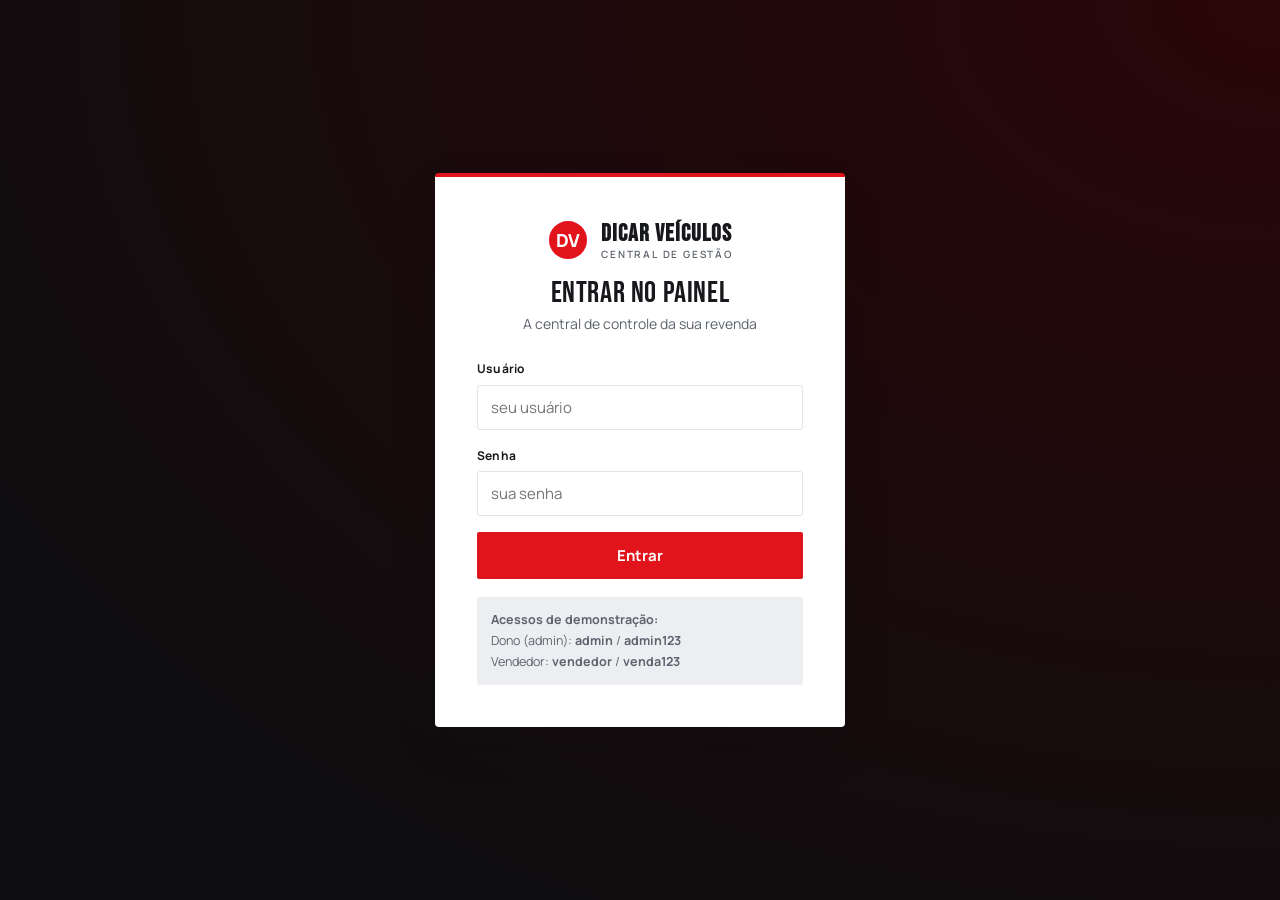
<file: clientes/dicar-veiculos/site/admin/index.html>
<!DOCTYPE html>
<html lang="pt-BR">
<head>
<meta charset="UTF-8">
<meta name="viewport" content="width=device-width, initial-scale=1.0, maximum-scale=1, user-scalable=no">
<title>Painel — Dicar Veículos</title>
<link rel="stylesheet" href="../assets/css/styles.css?v=27">
</head>
<body class="admin-body">

<!-- ===== LOGIN ===== -->
<div class="login-screen" id="login-screen">
  <form class="login-card" id="login-form">
    <div class="brand"><span class="dv">DV</span><span class="bt">DICAR VEÍCULOS<small>CENTRAL DE GESTÃO</small></span></div>
    <h2>Entrar no painel</h2>
    <p class="sub">A central de controle da sua revenda</p>
    <div class="login-err" id="login-err">Usuário ou senha incorretos.</div>
    <div class="field">
      <label for="li-user">Usuário</label>
      <input type="text" id="li-user" autocomplete="username" placeholder="seu usuário" required>
    </div>
    <div class="field">
      <label for="li-pass">Senha</label>
      <input type="password" id="li-pass" autocomplete="current-password" placeholder="sua senha" required>
    </div>
    <button class="btn btn-red btn-block" type="submit">Entrar</button>
    <div class="login-hint">
      <b>Acessos de demonstração:</b><br>
      Dono (admin): <b>admin</b> / <b>admin123</b><br>
      Vendedor: <b>vendedor</b> / <b>venda123</b>
    </div>
  </form>
</div>

<!-- ===== PAINEL ===== -->
<div class="admin-shell hide" id="shell">
  <header class="admin-topbar">
    <div class="brand"><span class="dv">DV</span><span class="bt">DICAR<small>GESTÃO</small></span></div>
    <button class="admin-burger" id="admin-burger" aria-label="Abrir menu" aria-expanded="false"><span></span><span></span><span></span></button>
  </header>
  <div class="admin-backdrop" id="admin-backdrop"></div>
  <aside class="sidebar">
    <div class="brand"><span class="dv">DV</span><span class="bt" style="color:#fff">DICAR<small>GESTÃO</small></span></div>
    <nav id="menu">
      <a data-view="dash" class="active"><svg viewBox="0 0 24 24" fill="none" stroke="currentColor" stroke-linecap="round" stroke-linejoin="round"><rect x="3" y="3" width="7" height="9"/><rect x="14" y="3" width="7" height="5"/><rect x="14" y="12" width="7" height="9"/><rect x="3" y="16" width="7" height="5"/></svg> Painel</a>
      <a data-view="veiculos"><svg viewBox="0 0 24 24" fill="none" stroke="currentColor" stroke-linecap="round" stroke-linejoin="round"><path d="M3 13l1.8-5A2 2 0 0 1 6.7 6.6h10.6A2 2 0 0 1 19.2 8L21 13"/><path d="M3 13v4h2"/><path d="M21 13v4h-2"/><path d="M7 17h10"/><circle cx="7" cy="17" r="2"/><circle cx="17" cy="17" r="2"/></svg> Estoque</a>
      <a data-view="clientes" data-perm="gerenciarClientes"><svg viewBox="0 0 24 24" fill="none" stroke="currentColor" stroke-linecap="round" stroke-linejoin="round"><path d="M16 21v-2a4 4 0 0 0-4-4H6a4 4 0 0 0-4 4v2"/><circle cx="9" cy="7" r="4"/><path d="M22 21v-2a4 4 0 0 0-3-3.87"/><path d="M16 3.13a4 4 0 0 1 0 7.75"/></svg> Clientes</a>
      <a data-view="vendas" data-perm="registrarVenda"><svg viewBox="0 0 24 24" fill="none" stroke="currentColor" stroke-linecap="round" stroke-linejoin="round"><rect x="2" y="6" width="20" height="12" rx="1.5"/><circle cx="12" cy="12" r="2.3"/><path d="M5 12h.01M19 12h.01"/></svg> Vendas</a>
    </nav>
    <div class="side-bottom">
      <a data-view="config" data-admin class="side-config"><svg viewBox="0 0 24 24" fill="none" stroke="currentColor" stroke-linecap="round" stroke-linejoin="round"><path d="M4 6h9"/><path d="M19 6h1"/><path d="M4 12h3"/><path d="M13 12h7"/><path d="M4 18h9"/><path d="M19 18h1"/><circle cx="16" cy="6" r="2.2"/><circle cx="10" cy="12" r="2.2"/><circle cx="16" cy="18" r="2.2"/></svg> Configurações</a>
      <div class="who">
        <div class="nm" id="who-nm">—</div>
        <div class="rl" id="who-rl">—</div>
        <a id="logout"><svg viewBox="0 0 24 24" fill="none" stroke="currentColor" stroke-linecap="round" stroke-linejoin="round"><path d="M9 21H5a2 2 0 0 1-2-2V5a2 2 0 0 1 2-2h4"/><path d="M16 17l5-5-5-5"/><path d="M21 12H9"/></svg> Sair</a>
      </div>
    </div>
  </aside>

  <main class="admin-main" id="main"></main>
</div>

<!-- ===== MODAL VEÍCULO ===== -->
<div class="modal-bg" id="modal-veiculo">
  <div class="modal">
    <header><h3 id="mv-title">Novo veículo</h3><button class="x" data-close>×</button></header>
    <form id="form-veiculo">
      <div class="content">
        <input type="hidden" id="ve-id">

        <p class="block-label">Dados do anúncio <span>(aparecem no site)</span></p>
        <div class="form-row">
          <div class="field"><label>Marca</label><input id="ve-marca" maxlength="50" required></div>
          <div class="field"><label>Modelo</label><input id="ve-modelo" maxlength="50" required></div>
        </div>
        <div class="form-row">
          <div class="field"><label>Versão / título</label><input id="ve-versao" maxlength="100" placeholder="Ex.: 1.0 Track"></div>
          <div class="field"><label>Tipo</label>
            <select id="ve-tipo"><option>Hatch</option><option>Sedã</option><option>SUV</option><option>Picape</option><option>Utilitário</option><option>Moto</option><option>Caminhão</option></select>
          </div>
        </div>
        <div class="form-row">
          <div class="field"><label>Ano</label><input id="ve-ano" type="number" min="1990" max="2030" required></div>
          <div class="field"><label>Quilometragem</label><input id="ve-km" type="number" min="0" required></div>
        </div>
        <div class="form-row">
          <div class="field"><label>Preço anunciado (R$)</label><input id="ve-preco" type="number" min="0" required></div>
          <div class="field"><label>Câmbio</label>
            <select id="ve-cambio"><option>Manual</option><option>Automático</option></select>
          </div>
        </div>
        <div class="form-row">
          <div class="field"><label>Combustível</label>
            <select id="ve-combustivel"><option>Flex</option><option>Gasolina</option><option>Diesel</option><option>Elétrico</option><option>Híbrido</option></select>
          </div>
          <div class="field"><label>Cor</label><input id="ve-cor" maxlength="30"></div>
        </div>
        <div class="form-row">
          <div class="field"><label>Portas</label>
            <select id="ve-portas"><option>2</option><option>4</option></select>
          </div>
          <div class="field"><label>Situação</label>
            <select id="ve-status"><option value="disponivel">Disponível</option><option value="negociando">Negociando</option><option value="vendido">Vendido</option></select>
          </div>
        </div>
        <div class="field">
          <label>Descrição <span class="char-count" id="cc-descricao"></span></label>
          <textarea id="ve-descricao" maxlength="2000" placeholder="Detalhes, opcionais, estado de conservação..."></textarea>
        </div>
        <div class="field">
          <label><input type="checkbox" id="ve-destaque" style="width:auto;margin-right:6px"> Mostrar em destaque na página inicial</label>
          <span class="hint">No máximo 3 veículos em destaque ao mesmo tempo.</span>
        </div>
        <div class="field">
          <label>Fotos do veículo <span class="char-count" id="cc-fotos"></span></label>
          <label class="photo-drop" for="ve-fotos"><svg viewBox="0 0 24 24" fill="none" stroke="currentColor" stroke-linecap="round" stroke-linejoin="round" style="display:inline-block;vertical-align:-4px;margin-right:6px"><path d="M14.5 4h-5L8 6H4a2 2 0 0 0-2 2v10a2 2 0 0 0 2 2h16a2 2 0 0 0 2-2V8a2 2 0 0 0-2-2h-4l-1.5-2Z"/><circle cx="12" cy="13" r="3.5"/></svg>Clique para adicionar fotos</label>
          <input type="file" id="ve-fotos" accept="image/jpeg,image/png,image/webp" multiple class="hide">
          <span class="hint">Até 10 fotos · 5 MB cada · JPG, PNG ou WEBP. Arraste pra reordenar; a 1ª é a capa (ou toque na ★).</span>
          <div class="photo-prev" id="ve-fotos-prev"></div>
        </div>

        <!-- ===== Bloco interno (origem / controle) ===== -->
        <div class="internal-block" id="ve-internal">
          <p class="block-label internal">🔒 Controle interno <span>(nunca aparece no site)</span></p>
          <div class="field"><label>Origem do veículo</label>
            <select id="ve-origem">
              <option value="proprio">Próprio da loja</option>
              <option value="consignado">Consignado (de terceiro)</option>
            </select>
          </div>
          <div id="ve-consignado-fields" class="hide" data-perm-field="verConsignante">
            <div class="form-row">
              <div class="field"><label>Nome do consignante</label><input id="ve-consignante-nome" maxlength="80"></div>
              <div class="field"><label>Telefone do consignante</label><input id="ve-consignante-tel" maxlength="20"></div>
            </div>
          </div>
          <div class="form-row">
            <div class="field"><label>Placa</label><input id="ve-placa" maxlength="8" placeholder="ABC1D23" style="text-transform:uppercase"></div>
            <div class="field"><label>Documentação</label>
              <select id="ve-doc"><option value="ok">OK</option><option value="pendente">Pendente</option></select>
            </div>
          </div>
          <div class="field"><label>Data de entrada no estoque</label><input id="ve-data-entrada" type="date"></div>
          <div class="field">
            <label>Observações internas <span class="char-count" id="cc-ve-obs"></span></label>
            <textarea id="ve-obs-internas" maxlength="500" placeholder="Anotações que ficam só no painel (não vão pro site): defeitos, combinados, histórico..."></textarea>
          </div>
        </div>
      </div>
      <footer>
        <button type="button" class="btn btn-outline" data-close>Cancelar</button>
        <button type="submit" class="btn btn-red">Salvar veículo</button>
      </footer>
    </form>
  </div>
</div>

<!-- ===== MODAL VENDA ===== -->
<div class="modal-bg" id="modal-venda">
  <div class="modal" style="max-width:520px">
    <header><h3>Registrar venda</h3><button class="x" data-close-s>×</button></header>
    <form id="form-venda">
      <div class="content">
        <input type="hidden" id="sv-cliente-id">
        <input type="hidden" id="sv-veiculo-id">

        <div class="field"><label>Cliente</label>
          <div class="combo">
            <input id="sv-cliente-busca" type="text" autocomplete="off" role="combobox" aria-expanded="false" placeholder="Buscar cliente pelo nome…">
            <div class="combo-list" id="sv-cliente-list" role="listbox"></div>
          </div>
          <span class="hint" id="sv-cliente-hint">Pesquise um cliente. Se não achar, dá pra cadastrar na hora.</span>
        </div>
        <div class="form-row">
          <div class="field"><label>Telefone</label><input id="sv-tel" maxlength="20"></div>
          <div class="field"><label>Cidade</label><input id="sv-cidade" maxlength="60"></div>
        </div>

        <div class="field"><label>Veículo vendido</label>
          <div class="combo">
            <input type="text" id="sv-veiculo-busca" autocomplete="off" role="combobox" aria-autocomplete="list" aria-expanded="false" placeholder="Digite pra buscar no estoque…">
            <div class="combo-list" id="sv-veiculo-list" role="listbox"></div>
          </div>
          <span class="hint">Pesquise e selecione — só veículos do estoque entram aqui.</span>
        </div>
        <div class="venda-car" id="sv-car"></div>

        <div class="form-row">
          <div class="field"><label>Vendedor</label><select id="sv-vendedor"></select></div>
          <div class="field"><label>Data da venda</label><input id="sv-data" type="date"></div>
        </div>
        <div class="form-row">
          <div class="field"><label>Valor final da venda (R$)</label><input id="sv-valor" type="number" min="0" required></div>
          <div class="field"><label>Status</label>
            <select id="sv-status"><option>Concluída</option><option>Cancelada</option></select>
          </div>
        </div>
      </div>
      <footer>
        <button type="button" class="btn btn-outline" data-close-s>Cancelar</button>
        <button type="submit" class="btn btn-red">Confirmar venda</button>
      </footer>
    </form>
  </div>
</div>

<!-- ===== MODAL CLIENTE ===== -->
<div class="modal-bg" id="modal-cliente">
  <div class="modal" style="max-width:500px">
    <header><h3 id="mc-title">Novo cliente</h3><button class="x" data-close-c>×</button></header>
    <form id="form-cliente">
      <div class="content">
        <input type="hidden" id="cl-id">
        <div class="modal-quick" id="cl-actions"></div>
        <div class="form-row">
          <div class="field"><label>Nome</label><input id="cl-nome" maxlength="80" required></div>
          <div class="field"><label>Telefone</label><input id="cl-tel" maxlength="20"></div>
        </div>
        <div class="form-row">
          <div class="field"><label>Cidade</label><input id="cl-cidade" maxlength="60"></div>
          <div class="field"><label>Origem do contato</label>
            <select id="cl-origem"><option>WhatsApp</option><option>Telefone</option><option>Loja</option><option>Instagram</option><option>Site</option><option>Indicação</option></select>
          </div>
        </div>
        <div class="field"><label>Veículo de interesse</label>
          <input id="cl-veiculo-busca" list="dl-veiculos" autocomplete="off" placeholder="Buscar no estoque ou digitar livremente">
          <span class="hint">Selecione um do estoque ou escreva qualquer veículo (ex.: "Corolla Cross XRX").</span>
        </div>
        <div class="form-row">
          <div class="field"><label>Vendedor responsável</label><select id="cl-vendedor"></select></div>
          <div class="field"><label>Etapa</label>
            <select id="cl-etapa">
              <option value="novo">Novo</option><option value="atendimento">Em atendimento</option>
              <option value="negociando">Negociando</option><option value="fechado">Fechado</option>
              <option value="perdido">Perdido</option>
            </select>
          </div>
        </div>
        <div class="field"><label>Próximo contato</label><input id="cl-proximo" type="date"></div>
        <div class="field">
          <label>Observações <span class="char-count" id="cc-obs"></span></label>
          <textarea id="cl-obs" maxlength="500"></textarea>
        </div>
      </div>
      <footer>
        <button type="button" class="btn btn-outline cl-del-btn" id="cl-del" style="margin-right:auto">Remover</button>
        <button type="button" class="btn btn-outline" data-close-c>Cancelar</button>
        <button type="submit" class="btn btn-red">Salvar cliente</button>
      </footer>
    </form>
  </div>
</div>

<!-- ===== MODAL FUNCIONÁRIO ===== -->
<div class="modal-bg" id="modal-user">
  <div class="modal" style="max-width:440px">
    <header><h3 id="mu-title">Novo funcionário</h3><button class="x" data-close-u>×</button></header>
    <form id="form-user">
      <div class="content">
        <input type="hidden" id="us-orig">
        <div class="field"><label>Nome</label><input id="us-nome" maxlength="60" required></div>
        <div class="field"><label>Usuário (login)</label><input id="us-user" maxlength="30" required></div>
        <div class="field"><label>Senha</label><input id="us-senha" maxlength="40" required></div>
        <div class="field"><label>Nível de acesso</label>
          <select id="us-role">
            <option value="funcionario">Vendedor (acesso conforme permissões)</option>
            <option value="admin">Administrador (acesso total)</option>
          </select>
        </div>
      </div>
      <footer>
        <button type="button" class="btn btn-outline" data-close-u>Cancelar</button>
        <button type="submit" class="btn btn-red">Salvar</button>
      </footer>
    </form>
  </div>
</div>

<!-- listas pesquisáveis (preenchidas via JS) -->
<datalist id="dl-veiculos"></datalist>

<script src="../assets/js/store.js?v=27"></script>
<script src="admin.js?v=27"></script>
</body>
</html>
</file>
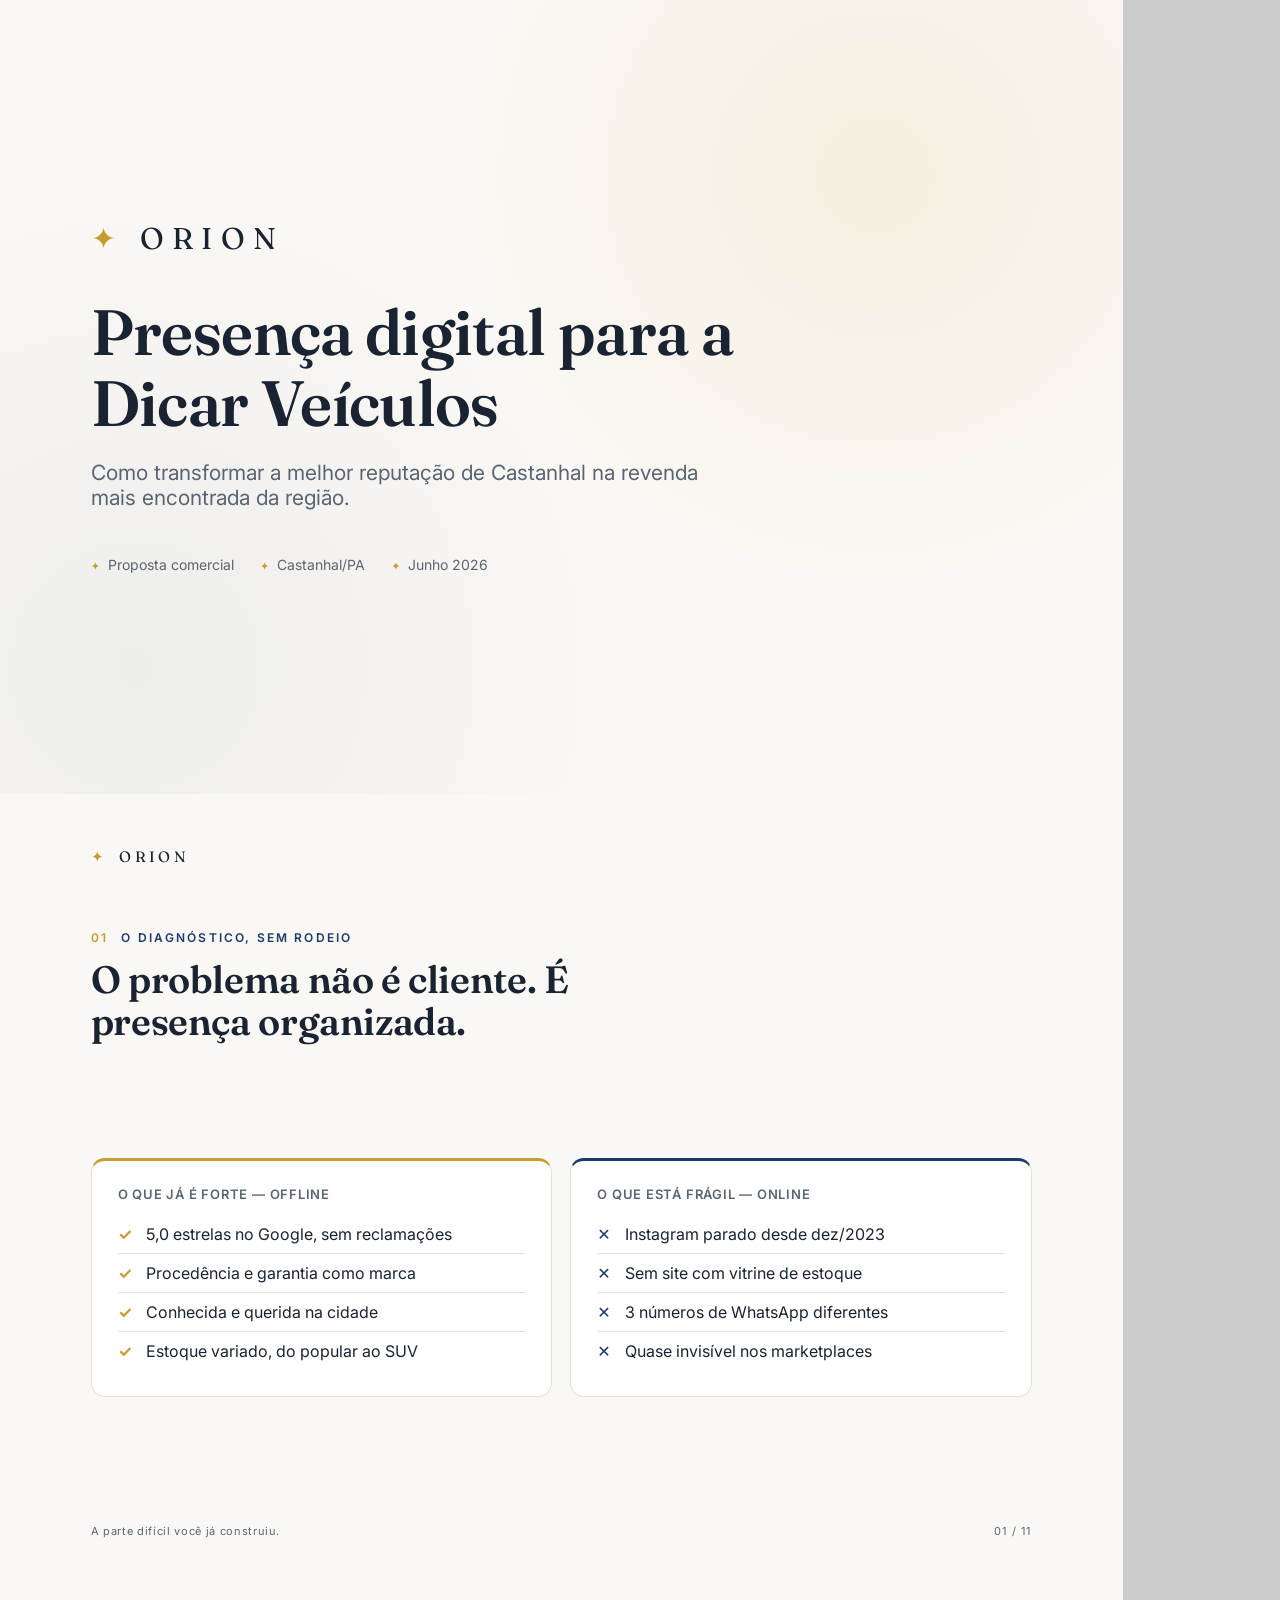
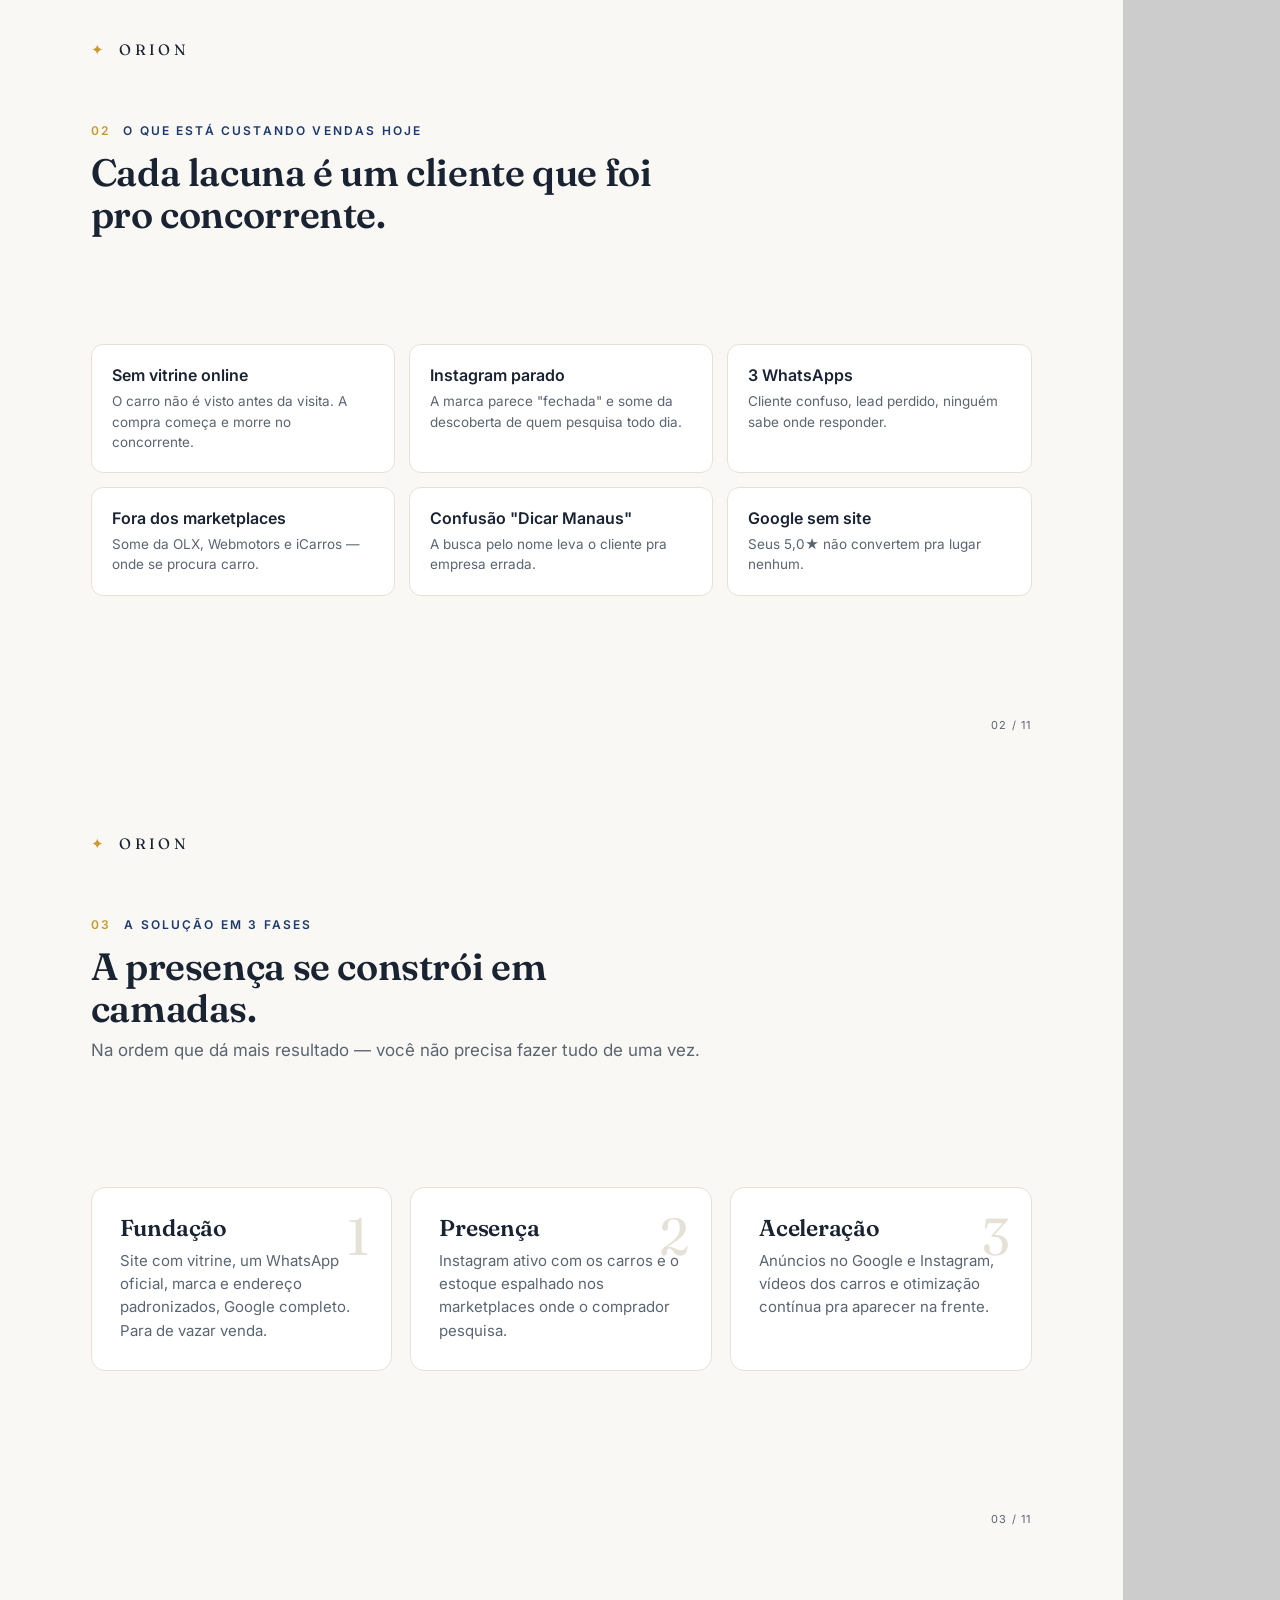
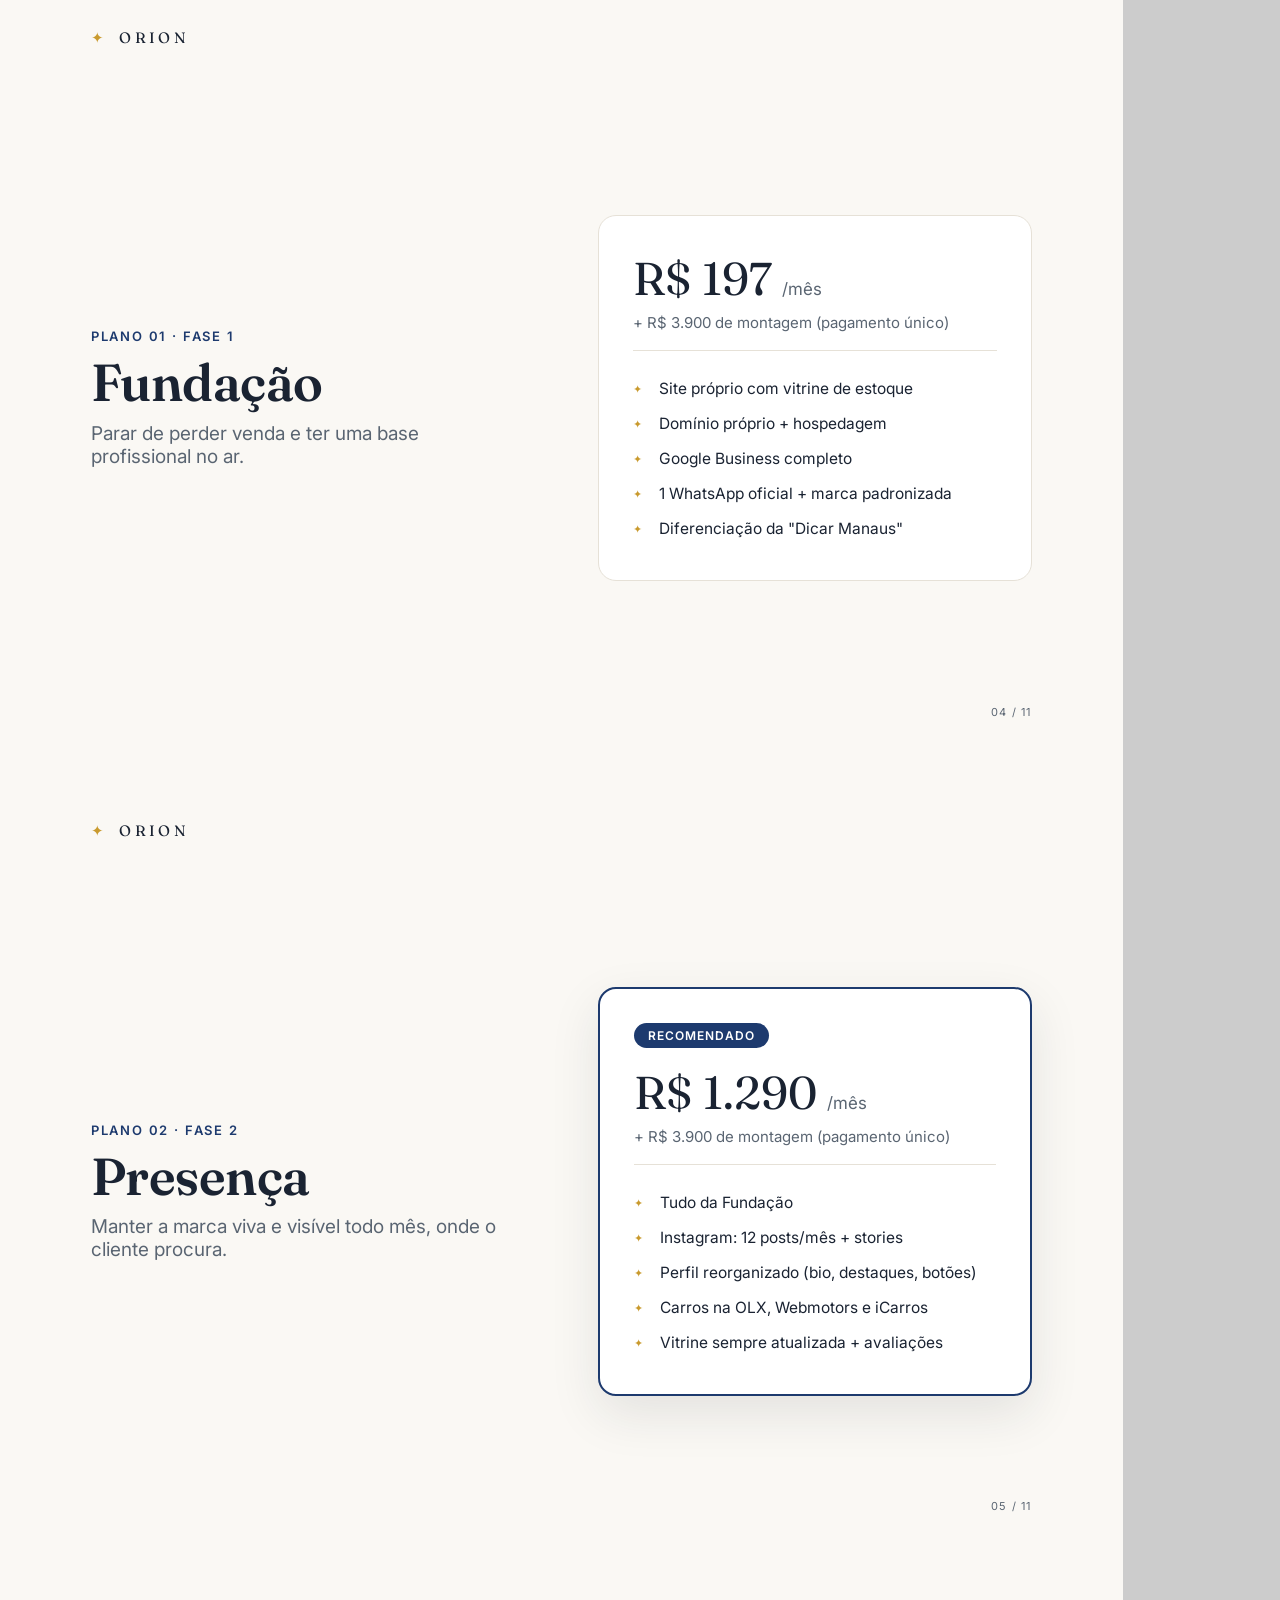
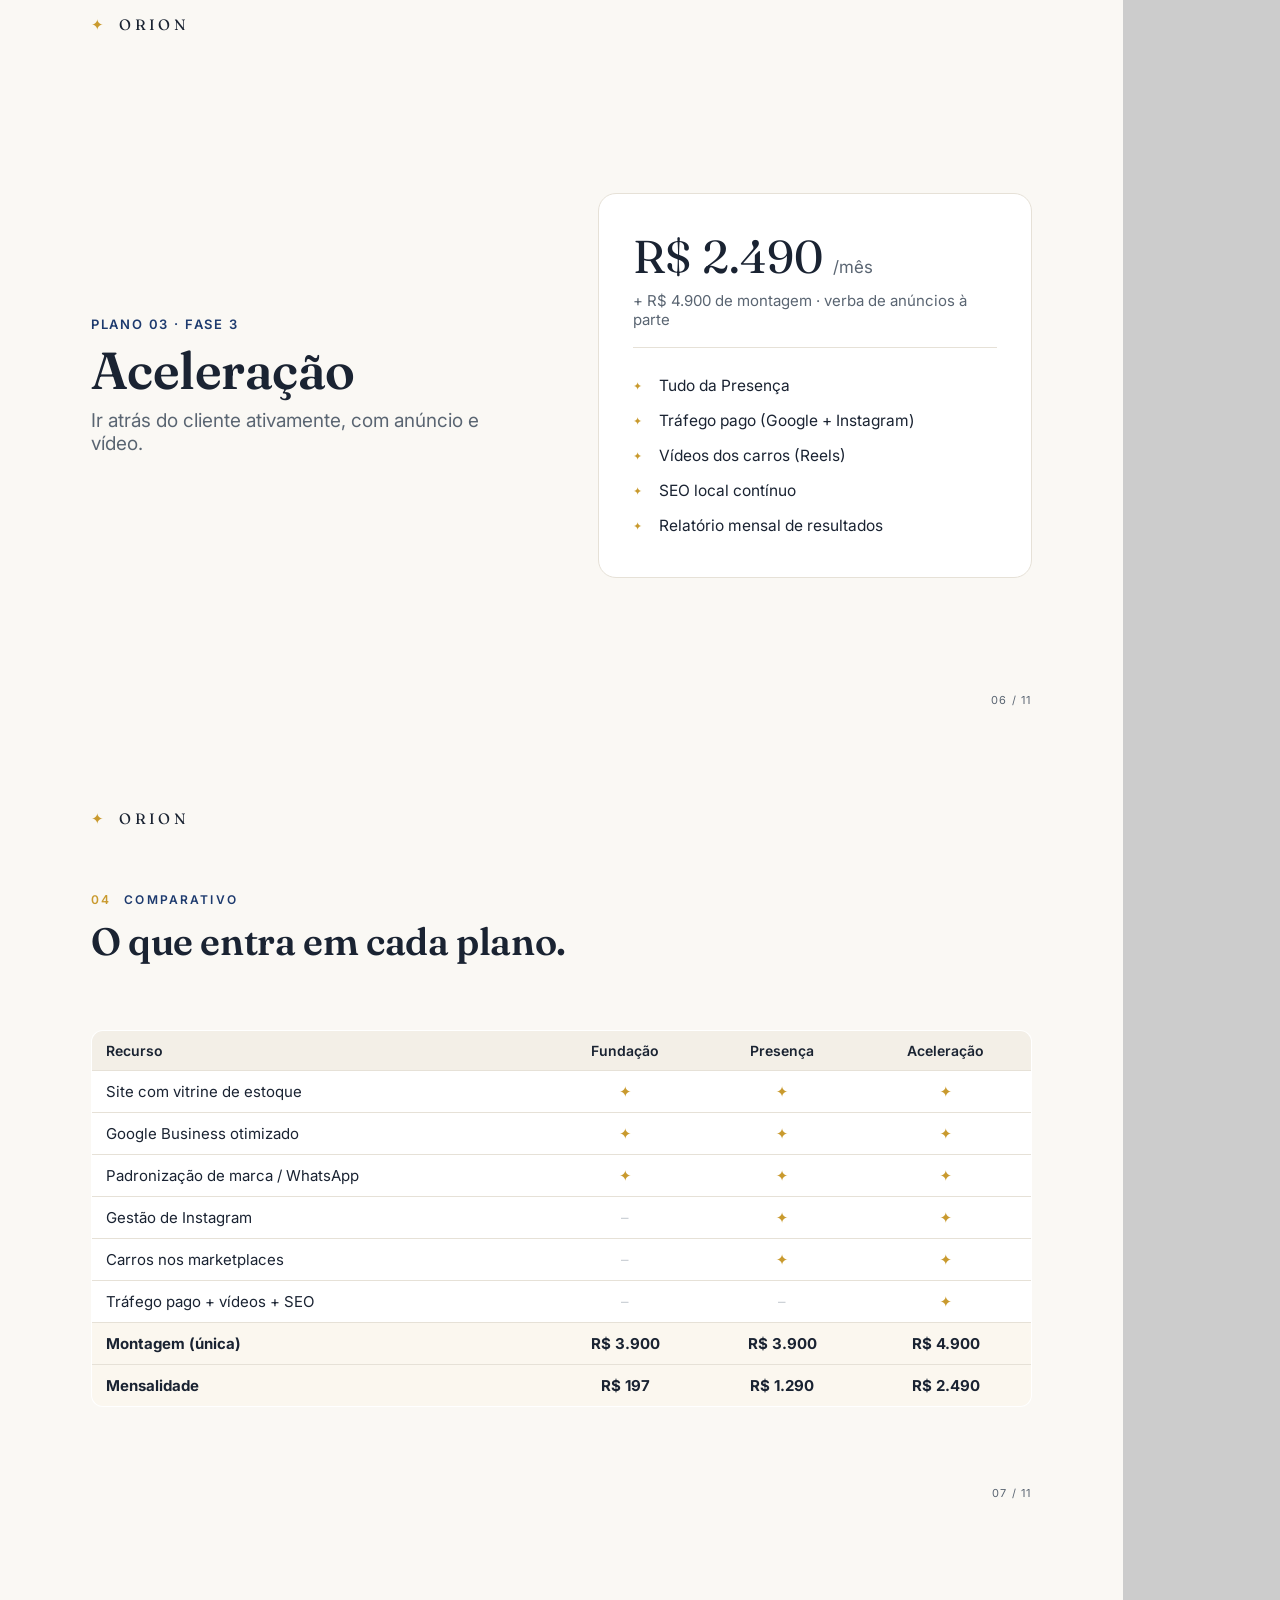
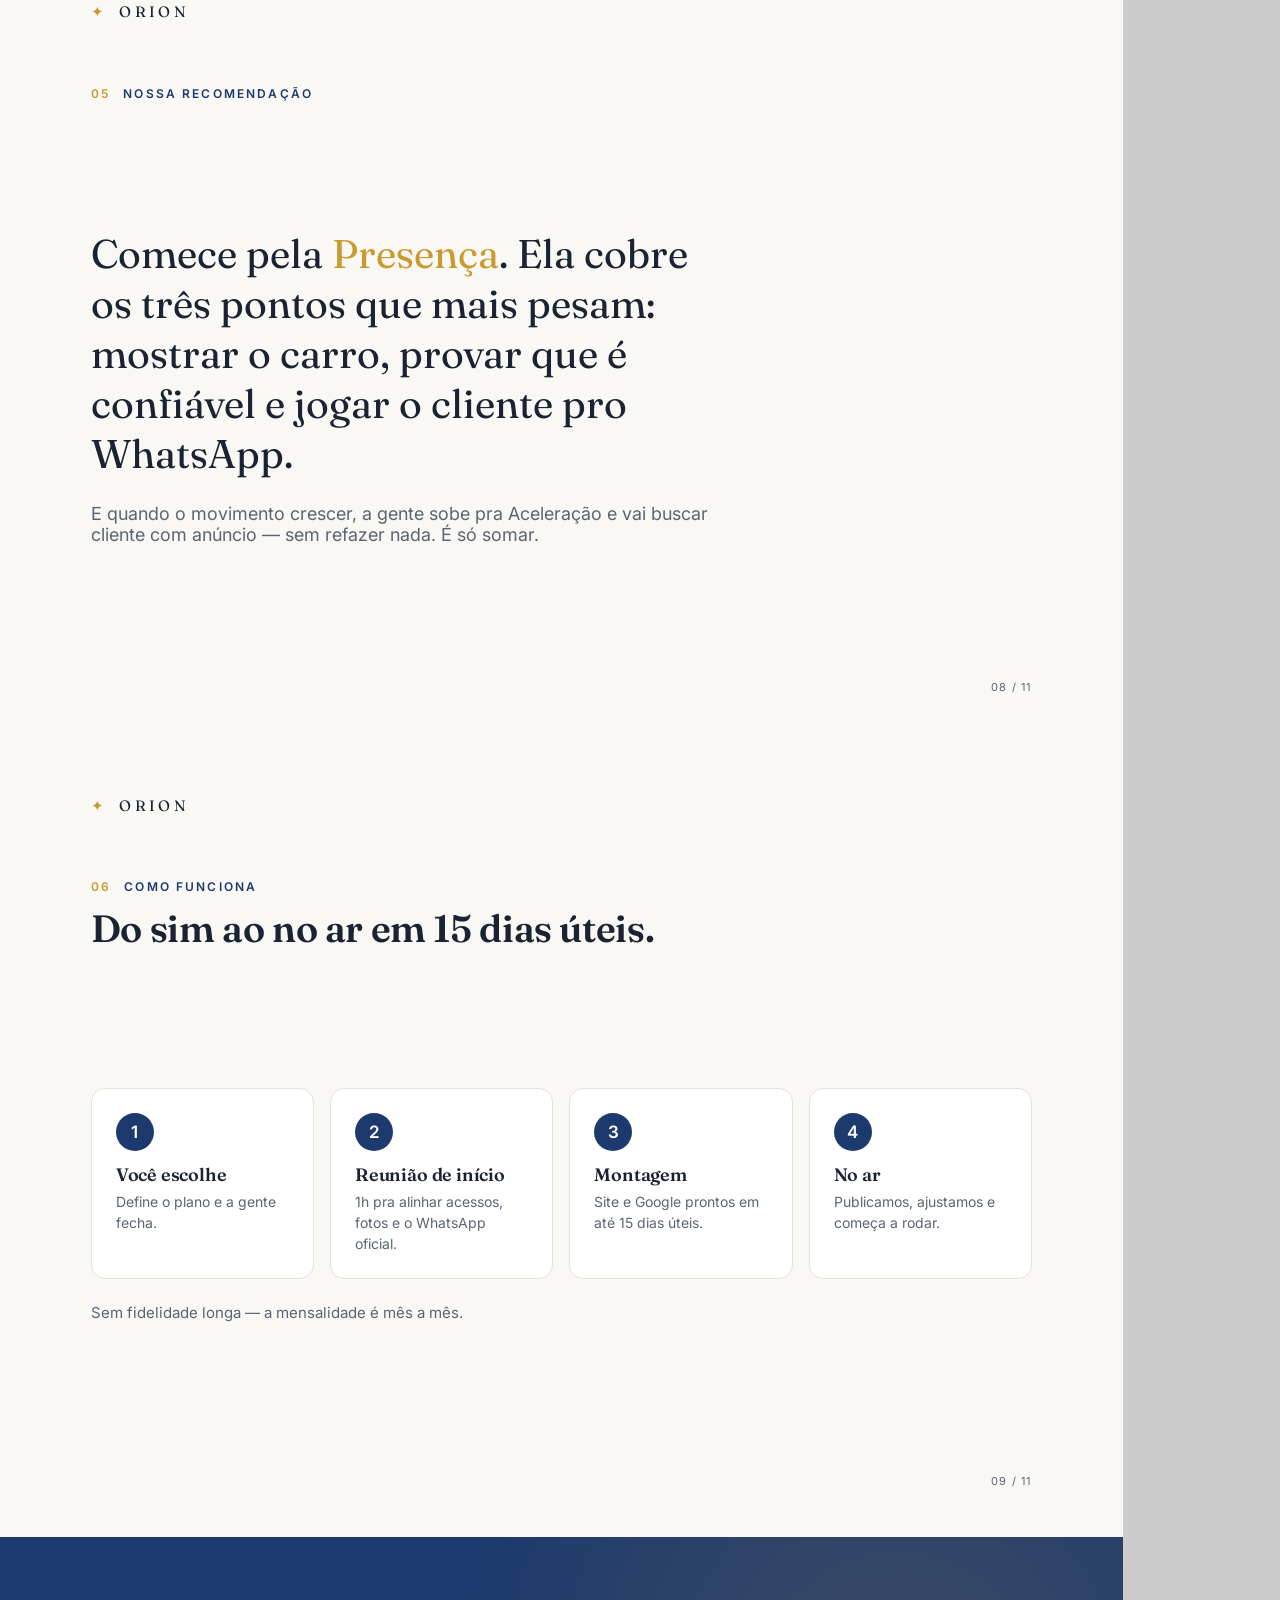
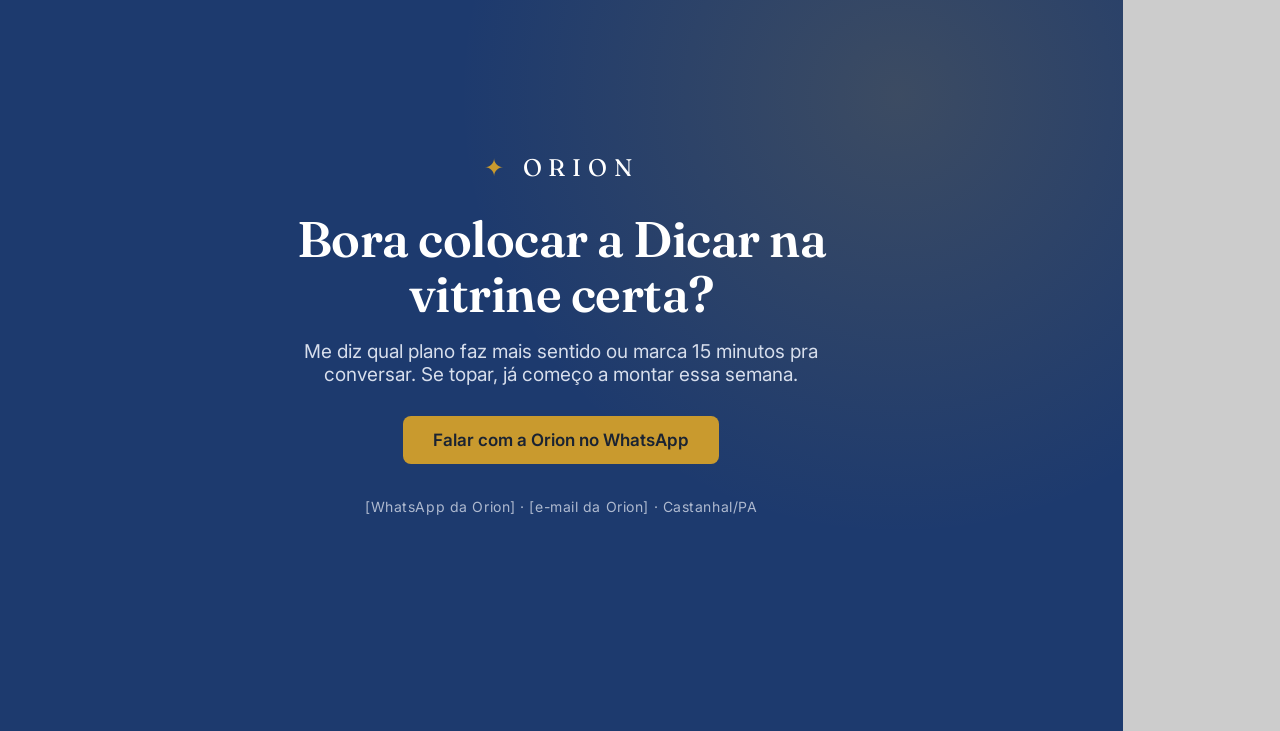
<file: clientes/dicar-veiculos/saidas/proposta-apresentacao.html>
<!DOCTYPE html>
<html lang="pt-BR">
<head>
<meta charset="UTF-8">
<title>Apresentação Orion · Dicar Veículos</title>
<link rel="preconnect" href="https://fonts.googleapis.com">
<link rel="preconnect" href="https://fonts.gstatic.com" crossorigin>
<link href="https://fonts.googleapis.com/css2?family=Fraunces:opsz,wght@9..144,400;9..144,500;9..144,600;9..144,700&family=Inter:wght@400;500;600;700&display=swap" rel="stylesheet">
<style>
  :root{
    --bg:#FAF8F4; --card:#FFFFFF; --ink:#1A2332; --muted:#5A6572;
    --blue:#1D3A6E; --blue-dark:#142A52; --gold:#C99A2E; --line:#E6E1D7;
    --serif:'Fraunces',Georgia,serif; --sans:'Inter',system-ui,sans-serif;
  }
  *{box-sizing:border-box;margin:0;padding:0;-webkit-print-color-adjust:exact;print-color-adjust:exact}
  body{font-family:var(--sans);color:var(--ink);background:#ccc}
  @page{size:A4 landscape;margin:0}
  .slide{width:297mm;height:210mm;background:var(--bg);position:relative;overflow:hidden;page-break-after:always;padding:22mm 24mm;display:flex;flex-direction:column}
  .slide:last-child{page-break-after:auto}
  h1,h2,h3{font-family:var(--serif);font-weight:600;line-height:1.1;letter-spacing:-.01em}
  .star{color:var(--gold)}
  .muted{color:var(--muted)}

  /* logo + footer per slide */
  .slide .brand{position:absolute;top:14mm;left:24mm;font-family:var(--serif);font-size:15px;letter-spacing:.22em;color:var(--ink)}
  .slide .brand .star{margin-right:6px}
  .slide .pg{position:absolute;bottom:13mm;right:24mm;font-size:11px;color:var(--muted);letter-spacing:.12em}
  .slide .ft{position:absolute;bottom:13mm;left:24mm;font-size:11px;color:var(--muted);letter-spacing:.06em}
  .eyebrow{font-size:12px;letter-spacing:.18em;text-transform:uppercase;color:var(--blue);font-weight:600;margin-bottom:14px}
  .eyebrow .num{color:var(--gold);margin-right:8px}
  .head{margin-top:14mm}
  .head h2{font-size:38px;max-width:24ch}
  .head .sub{color:var(--muted);font-size:17px;margin-top:10px;max-width:60ch}
  .body{flex:1;display:flex;flex-direction:column;justify-content:center}

  /* COVER */
  .cover{justify-content:center;background:var(--bg)}
  .cover::after{content:'';position:absolute;inset:0;background:
    radial-gradient(circle at 78% 22%, rgba(201,154,46,.10), transparent 38%),
    radial-gradient(circle at 12% 84%, rgba(29,58,110,.06), transparent 40%);}
  .cover .inner{position:relative;z-index:2}
  .cover .logo{font-family:var(--serif);font-size:30px;letter-spacing:.28em;margin-bottom:40px}
  .cover h1{font-size:64px;font-weight:600;max-width:18ch;margin-bottom:22px}
  .cover .lead{font-size:21px;color:var(--muted);max-width:50ch}
  .cover .meta{margin-top:46px;display:flex;gap:26px;font-size:14px;color:var(--muted)}
  .cover .meta span::before{content:'✦';color:var(--gold);margin-right:8px;font-size:11px}

  /* two columns */
  .cols{display:grid;grid-template-columns:1fr 1fr;gap:18px;margin-top:8px}
  .panel{background:var(--card);border:1px solid var(--line);border-radius:14px;padding:26px}
  .panel.good{border-top:3px solid var(--gold)}
  .panel.bad{border-top:3px solid var(--blue)}
  .panel h3{font-family:var(--sans);font-size:13px;letter-spacing:.06em;text-transform:uppercase;color:var(--muted);margin-bottom:14px}
  .panel ul{list-style:none}
  .panel li{padding:9px 0 9px 28px;position:relative;font-size:16px;border-bottom:1px solid var(--line)}
  .panel li:last-child{border-bottom:none}
  .panel li::before{position:absolute;left:0;font-weight:700}
  .panel.good li::before{content:'✓';color:var(--gold)}
  .panel.bad li::before{content:'✕';color:var(--blue)}

  .pull{font-family:var(--serif);font-size:30px;line-height:1.3;border-left:3px solid var(--gold);padding-left:24px;max-width:40ch;margin-top:auto}

  /* cost grid */
  .grid3{display:grid;grid-template-columns:1fr 1fr 1fr;gap:14px;margin-top:6px}
  .cost{background:var(--card);border:1px solid var(--line);border-radius:12px;padding:20px}
  .cost .what{font-weight:600;font-size:16px;margin-bottom:6px}
  .cost .res{font-size:13.5px;color:var(--muted);line-height:1.5}

  /* phases */
  .phases{display:grid;grid-template-columns:repeat(3,1fr);gap:18px;margin-top:6px}
  .phase{background:var(--card);border:1px solid var(--line);border-radius:14px;padding:28px;position:relative}
  .phase .pn{font-family:var(--serif);font-size:52px;color:var(--line);position:absolute;top:16px;right:22px}
  .phase h3{font-size:23px;margin-bottom:8px}
  .phase p{font-size:15px;color:var(--muted);line-height:1.55}

  /* plan slide */
  .planbig{display:grid;grid-template-columns:1.1fr 1fr;gap:30px;align-items:center;flex:1}
  .planbig .left .kicker{font-size:13px;letter-spacing:.14em;text-transform:uppercase;color:var(--blue);font-weight:600;margin-bottom:10px}
  .planbig .left h2{font-size:52px;margin-bottom:10px}
  .planbig .left .desc{font-size:19px;color:var(--muted);max-width:34ch}
  .planbig .pricebox{background:var(--card);border:1px solid var(--line);border-radius:18px;padding:34px}
  .planbig .pricebox.feat{border:2px solid var(--blue);box-shadow:0 18px 50px rgba(26,35,50,.10)}
  .planbig .ribbon{display:inline-block;background:var(--blue);color:#fff;font-size:12px;font-weight:600;letter-spacing:.08em;text-transform:uppercase;padding:5px 14px;border-radius:50px;margin-bottom:16px}
  .planbig .mo{font-family:var(--serif);font-size:46px}
  .planbig .mo small{font-family:var(--sans);font-size:17px;color:var(--muted);font-weight:400}
  .planbig .setup{font-size:15px;color:var(--muted);margin:6px 0 20px;border-bottom:1px solid var(--line);padding-bottom:18px}
  .planbig ul{list-style:none}
  .planbig li{font-size:15.5px;padding:8px 0 8px 26px;position:relative}
  .planbig li::before{content:'✦';color:var(--gold);position:absolute;left:0;font-size:11px;top:11px}

  /* table */
  table{width:100%;border-collapse:collapse;margin-top:8px;background:var(--card);border:1px solid var(--line);border-radius:12px;overflow:hidden}
  th,td{padding:11px 14px;text-align:center;border-bottom:1px solid var(--line);font-size:15px}
  th{background:#F3EFE7;font-family:var(--sans);font-weight:600;font-size:14px}
  td:first-child,th:first-child{text-align:left}
  tr:last-child td{border-bottom:none}
  .yes{color:var(--gold);font-weight:700}
  .no{color:#CBD0D6}
  .rowprice td{font-weight:700;background:#FBF7EF}

  /* steps */
  .steps{display:grid;grid-template-columns:repeat(4,1fr);gap:16px;margin-top:6px}
  .step{background:var(--card);border:1px solid var(--line);border-radius:14px;padding:24px}
  .step .sn{width:38px;height:38px;border-radius:50%;background:var(--blue);color:#fff;font-weight:600;display:flex;align-items:center;justify-content:center;margin-bottom:14px;font-size:17px}
  .step h3{font-size:18px;margin-bottom:6px}
  .step p{font-size:14px;color:var(--muted);line-height:1.5}

  /* recommendation / closing */
  .big{font-family:var(--serif);font-size:40px;line-height:1.25;max-width:24ch}
  .closing{background:var(--blue);color:#fff;justify-content:center;text-align:center}
  .closing::after{content:'';position:absolute;inset:0;background:radial-gradient(circle at 80% 20%, rgba(201,154,46,.18), transparent 40%)}
  .closing .inner{position:relative;z-index:2}
  .closing .logo{font-family:var(--serif);font-size:24px;letter-spacing:.28em;margin-bottom:30px;color:#fff}
  .closing h2{font-size:50px;color:#fff;max-width:20ch;margin:0 auto 18px}
  .closing p{font-size:19px;color:#D7DEEC;max-width:46ch;margin:0 auto 30px}
  .closing .pill{display:inline-block;background:var(--gold);color:#1A2332;font-weight:600;padding:14px 30px;border-radius:8px;font-size:17px}
  .closing .contact{margin-top:34px;color:#AEB9CF;font-size:14px;letter-spacing:.04em}
</style>
</head>
<body>

<!-- 1 · CAPA -->
<section class="slide cover">
  <div class="inner">
    <div class="logo"><span class="star">✦</span> ORION</div>
    <h1>Presença digital para a Dicar Veículos</h1>
    <p class="lead">Como transformar a melhor reputação de Castanhal na revenda mais encontrada da região.</p>
    <div class="meta">
      <span>Proposta comercial</span>
      <span>Castanhal/PA</span>
      <span>Junho 2026</span>
    </div>
  </div>
</section>

<!-- 2 · DIAGNOSTICO -->
<section class="slide">
  <div class="brand"><span class="star">✦</span> ORION</div>
  <div class="head">
    <div class="eyebrow"><span class="num">01</span> O diagnóstico, sem rodeio</div>
    <h2>O problema não é cliente. É presença organizada.</h2>
  </div>
  <div class="body">
    <div class="cols">
      <div class="panel good">
        <h3>O que já é forte — offline</h3>
        <ul>
          <li>5,0 estrelas no Google, sem reclamações</li>
          <li>Procedência e garantia como marca</li>
          <li>Conhecida e querida na cidade</li>
          <li>Estoque variado, do popular ao SUV</li>
        </ul>
      </div>
      <div class="panel bad">
        <h3>O que está frágil — online</h3>
        <ul>
          <li>Instagram parado desde dez/2023</li>
          <li>Sem site com vitrine de estoque</li>
          <li>3 números de WhatsApp diferentes</li>
          <li>Quase invisível nos marketplaces</li>
        </ul>
      </div>
    </div>
  </div>
  <div class="ft">A parte difícil você já construiu.</div>
  <div class="pg">01 / 11</div>
</section>

<!-- 3 · CUSTO -->
<section class="slide">
  <div class="brand"><span class="star">✦</span> ORION</div>
  <div class="head">
    <div class="eyebrow"><span class="num">02</span> O que está custando vendas hoje</div>
    <h2>Cada lacuna é um cliente que foi pro concorrente.</h2>
  </div>
  <div class="body">
    <div class="grid3">
      <div class="cost"><div class="what">Sem vitrine online</div><div class="res">O carro não é visto antes da visita. A compra começa e morre no concorrente.</div></div>
      <div class="cost"><div class="what">Instagram parado</div><div class="res">A marca parece "fechada" e some da descoberta de quem pesquisa todo dia.</div></div>
      <div class="cost"><div class="what">3 WhatsApps</div><div class="res">Cliente confuso, lead perdido, ninguém sabe onde responder.</div></div>
      <div class="cost"><div class="what">Fora dos marketplaces</div><div class="res">Some da OLX, Webmotors e iCarros — onde se procura carro.</div></div>
      <div class="cost"><div class="what">Confusão "Dicar Manaus"</div><div class="res">A busca pelo nome leva o cliente pra empresa errada.</div></div>
      <div class="cost"><div class="what">Google sem site</div><div class="res">Seus 5,0★ não convertem pra lugar nenhum.</div></div>
    </div>
  </div>
  <div class="pg">02 / 11</div>
</section>

<!-- 4 · FASES -->
<section class="slide">
  <div class="brand"><span class="star">✦</span> ORION</div>
  <div class="head">
    <div class="eyebrow"><span class="num">03</span> A solução em 3 fases</div>
    <h2>A presença se constrói em camadas.</h2>
    <p class="sub">Na ordem que dá mais resultado — você não precisa fazer tudo de uma vez.</p>
  </div>
  <div class="body">
    <div class="phases">
      <div class="phase"><div class="pn">1</div><h3>Fundação</h3><p>Site com vitrine, um WhatsApp oficial, marca e endereço padronizados, Google completo. Para de vazar venda.</p></div>
      <div class="phase"><div class="pn">2</div><h3>Presença</h3><p>Instagram ativo com os carros e o estoque espalhado nos marketplaces onde o comprador pesquisa.</p></div>
      <div class="phase"><div class="pn">3</div><h3>Aceleração</h3><p>Anúncios no Google e Instagram, vídeos dos carros e otimização contínua pra aparecer na frente.</p></div>
    </div>
  </div>
  <div class="pg">03 / 11</div>
</section>

<!-- 5 · PLANO FUNDACAO -->
<section class="slide">
  <div class="brand"><span class="star">✦</span> ORION</div>
  <div class="planbig" style="margin-top:14mm">
    <div class="left">
      <div class="kicker">Plano 01 · Fase 1</div>
      <h2>Fundação</h2>
      <p class="desc">Parar de perder venda e ter uma base profissional no ar.</p>
    </div>
    <div class="pricebox">
      <div class="mo">R$ 197 <small>/mês</small></div>
      <div class="setup">+ R$ 3.900 de montagem (pagamento único)</div>
      <ul>
        <li>Site próprio com vitrine de estoque</li>
        <li>Domínio próprio + hospedagem</li>
        <li>Google Business completo</li>
        <li>1 WhatsApp oficial + marca padronizada</li>
        <li>Diferenciação da "Dicar Manaus"</li>
      </ul>
    </div>
  </div>
  <div class="pg">04 / 11</div>
</section>

<!-- 6 · PLANO PRESENCA -->
<section class="slide">
  <div class="brand"><span class="star">✦</span> ORION</div>
  <div class="planbig" style="margin-top:14mm">
    <div class="left">
      <div class="kicker">Plano 02 · Fase 2</div>
      <h2>Presença</h2>
      <p class="desc">Manter a marca viva e visível todo mês, onde o cliente procura.</p>
    </div>
    <div class="pricebox feat">
      <span class="ribbon">Recomendado</span>
      <div class="mo">R$ 1.290 <small>/mês</small></div>
      <div class="setup">+ R$ 3.900 de montagem (pagamento único)</div>
      <ul>
        <li>Tudo da Fundação</li>
        <li>Instagram: 12 posts/mês + stories</li>
        <li>Perfil reorganizado (bio, destaques, botões)</li>
        <li>Carros na OLX, Webmotors e iCarros</li>
        <li>Vitrine sempre atualizada + avaliações</li>
      </ul>
    </div>
  </div>
  <div class="pg">05 / 11</div>
</section>

<!-- 7 · PLANO ACELERACAO -->
<section class="slide">
  <div class="brand"><span class="star">✦</span> ORION</div>
  <div class="planbig" style="margin-top:14mm">
    <div class="left">
      <div class="kicker">Plano 03 · Fase 3</div>
      <h2>Aceleração</h2>
      <p class="desc">Ir atrás do cliente ativamente, com anúncio e vídeo.</p>
    </div>
    <div class="pricebox">
      <div class="mo">R$ 2.490 <small>/mês</small></div>
      <div class="setup">+ R$ 4.900 de montagem · verba de anúncios à parte</div>
      <ul>
        <li>Tudo da Presença</li>
        <li>Tráfego pago (Google + Instagram)</li>
        <li>Vídeos dos carros (Reels)</li>
        <li>SEO local contínuo</li>
        <li>Relatório mensal de resultados</li>
      </ul>
    </div>
  </div>
  <div class="pg">06 / 11</div>
</section>

<!-- 8 · COMPARATIVO -->
<section class="slide">
  <div class="brand"><span class="star">✦</span> ORION</div>
  <div class="head">
    <div class="eyebrow"><span class="num">04</span> Comparativo</div>
    <h2>O que entra em cada plano.</h2>
  </div>
  <div class="body">
    <table>
      <tr><th>Recurso</th><th>Fundação</th><th>Presença</th><th>Aceleração</th></tr>
      <tr><td>Site com vitrine de estoque</td><td class="yes">✦</td><td class="yes">✦</td><td class="yes">✦</td></tr>
      <tr><td>Google Business otimizado</td><td class="yes">✦</td><td class="yes">✦</td><td class="yes">✦</td></tr>
      <tr><td>Padronização de marca / WhatsApp</td><td class="yes">✦</td><td class="yes">✦</td><td class="yes">✦</td></tr>
      <tr><td>Gestão de Instagram</td><td class="no">–</td><td class="yes">✦</td><td class="yes">✦</td></tr>
      <tr><td>Carros nos marketplaces</td><td class="no">–</td><td class="yes">✦</td><td class="yes">✦</td></tr>
      <tr><td>Tráfego pago + vídeos + SEO</td><td class="no">–</td><td class="no">–</td><td class="yes">✦</td></tr>
      <tr class="rowprice"><td>Montagem (única)</td><td>R$ 3.900</td><td>R$ 3.900</td><td>R$ 4.900</td></tr>
      <tr class="rowprice"><td>Mensalidade</td><td>R$ 197</td><td>R$ 1.290</td><td>R$ 2.490</td></tr>
    </table>
  </div>
  <div class="pg">07 / 11</div>
</section>

<!-- 9 · RECOMENDACAO -->
<section class="slide">
  <div class="brand"><span class="star">✦</span> ORION</div>
  <div class="head">
    <div class="eyebrow"><span class="num">05</span> Nossa recomendação</div>
  </div>
  <div class="body">
    <p class="big">Comece pela <span class="star">Presença</span>. Ela cobre os três pontos que mais pesam: mostrar o carro, provar que é confiável e jogar o cliente pro WhatsApp.</p>
    <p class="muted" style="font-size:18px;margin-top:24px;max-width:60ch">E quando o movimento crescer, a gente sobe pra Aceleração e vai buscar cliente com anúncio — sem refazer nada. É só somar.</p>
  </div>
  <div class="pg">08 / 11</div>
</section>

<!-- 10 · COMO FUNCIONA -->
<section class="slide">
  <div class="brand"><span class="star">✦</span> ORION</div>
  <div class="head">
    <div class="eyebrow"><span class="num">06</span> Como funciona</div>
    <h2>Do sim ao no ar em 15 dias úteis.</h2>
  </div>
  <div class="body">
    <div class="steps">
      <div class="step"><div class="sn">1</div><h3>Você escolhe</h3><p>Define o plano e a gente fecha.</p></div>
      <div class="step"><div class="sn">2</div><h3>Reunião de início</h3><p>1h pra alinhar acessos, fotos e o WhatsApp oficial.</p></div>
      <div class="step"><div class="sn">3</div><h3>Montagem</h3><p>Site e Google prontos em até 15 dias úteis.</p></div>
      <div class="step"><div class="sn">4</div><h3>No ar</h3><p>Publicamos, ajustamos e começa a rodar.</p></div>
    </div>
    <p class="muted" style="font-size:15px;margin-top:24px">Sem fidelidade longa — a mensalidade é mês a mês.</p>
  </div>
  <div class="pg">09 / 11</div>
</section>

<!-- 11 · FECHAMENTO -->
<section class="slide closing">
  <div class="inner">
    <div class="logo"><span class="star">✦</span> ORION</div>
    <h2>Bora colocar a Dicar na vitrine certa?</h2>
    <p>Me diz qual plano faz mais sentido ou marca 15 minutos pra conversar. Se topar, já começo a montar essa semana.</p>
    <span class="pill">Falar com a Orion no WhatsApp</span>
    <div class="contact">[WhatsApp da Orion] · [e-mail da Orion] · Castanhal/PA</div>
  </div>
</section>

</body>
</html>
</file>
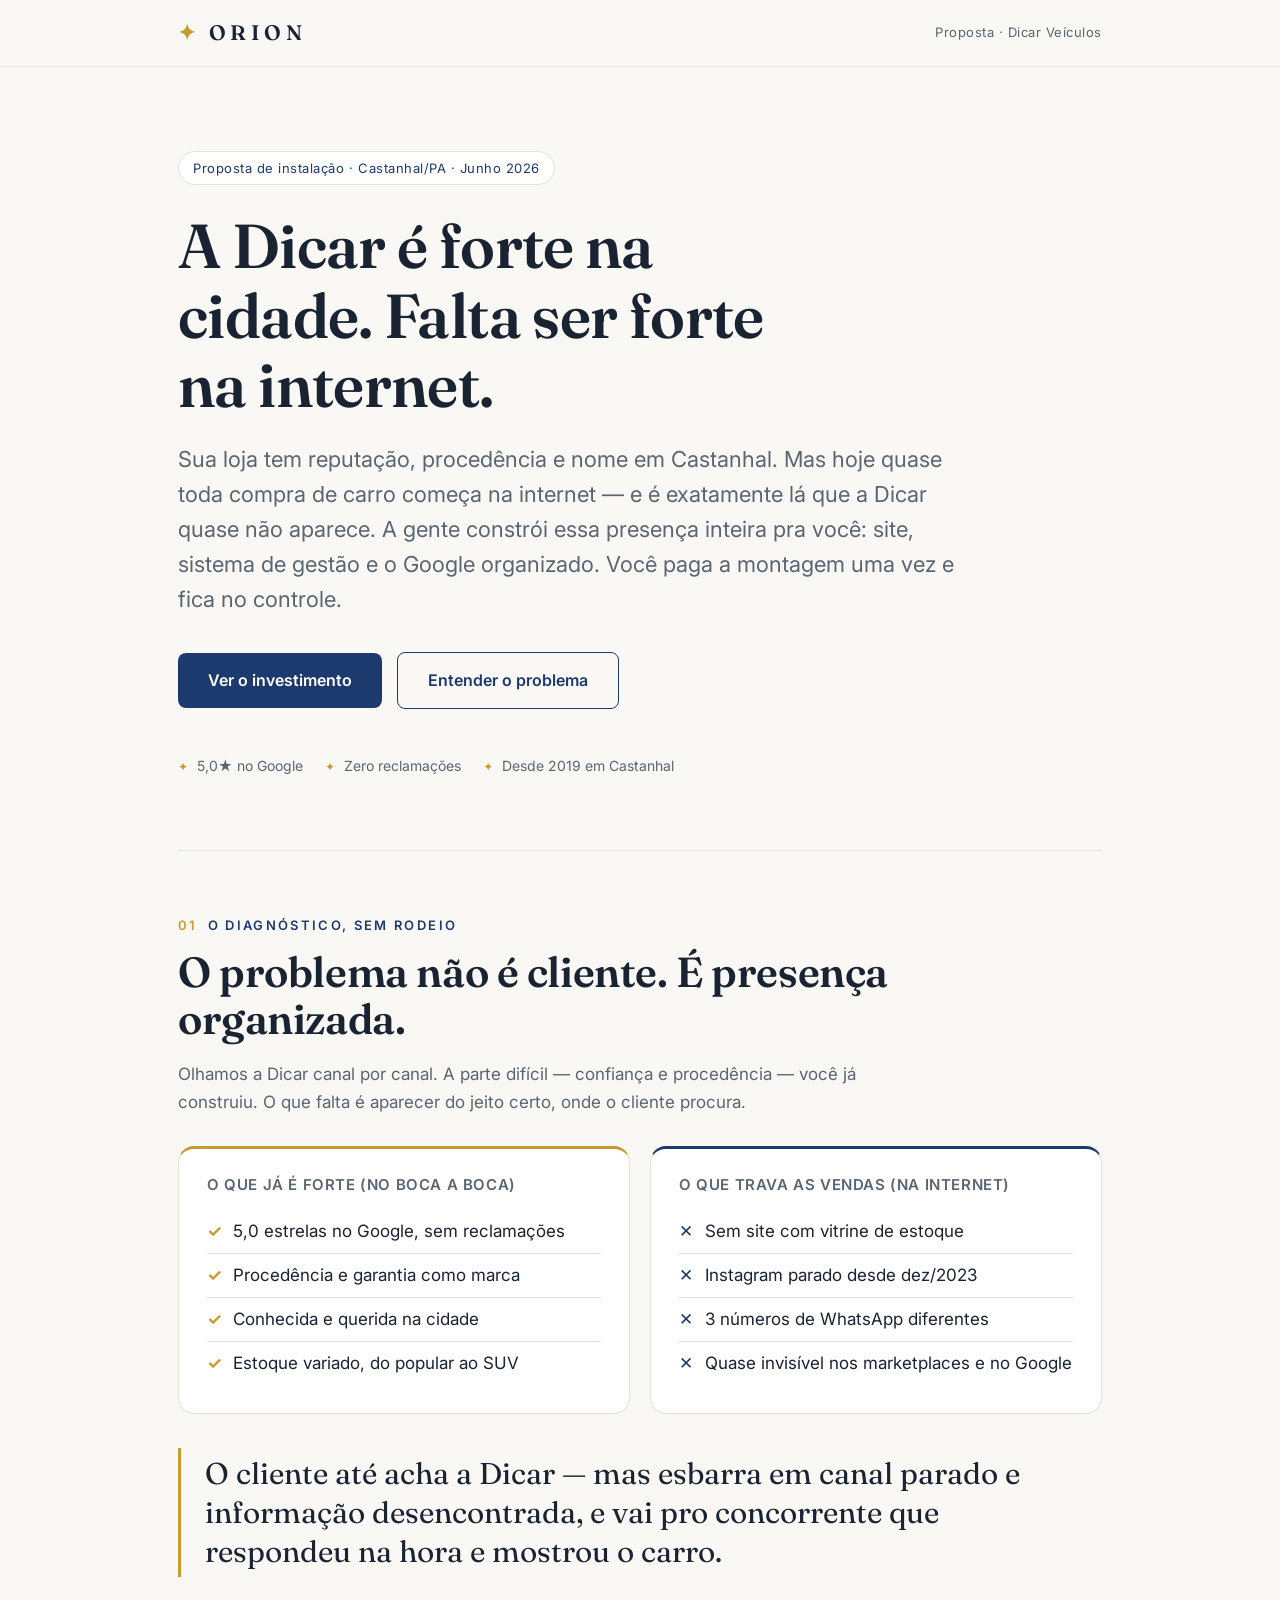
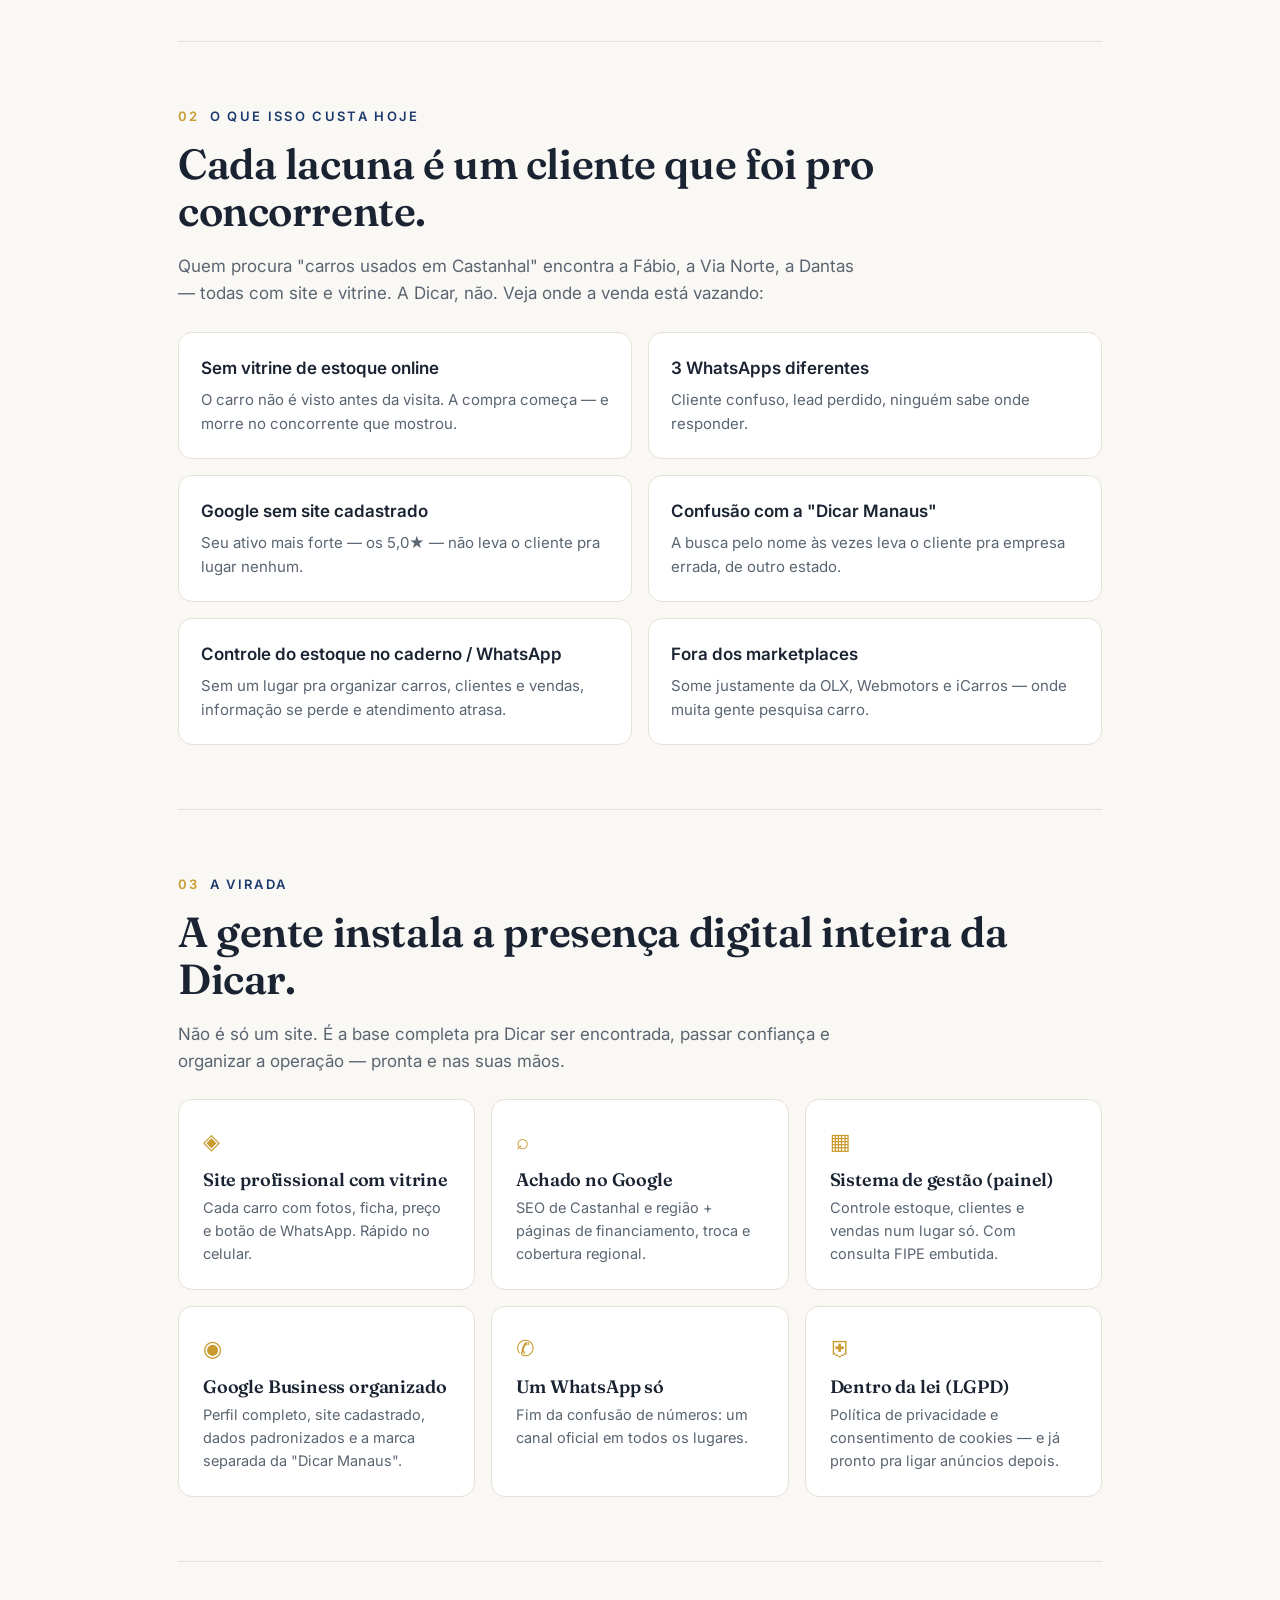
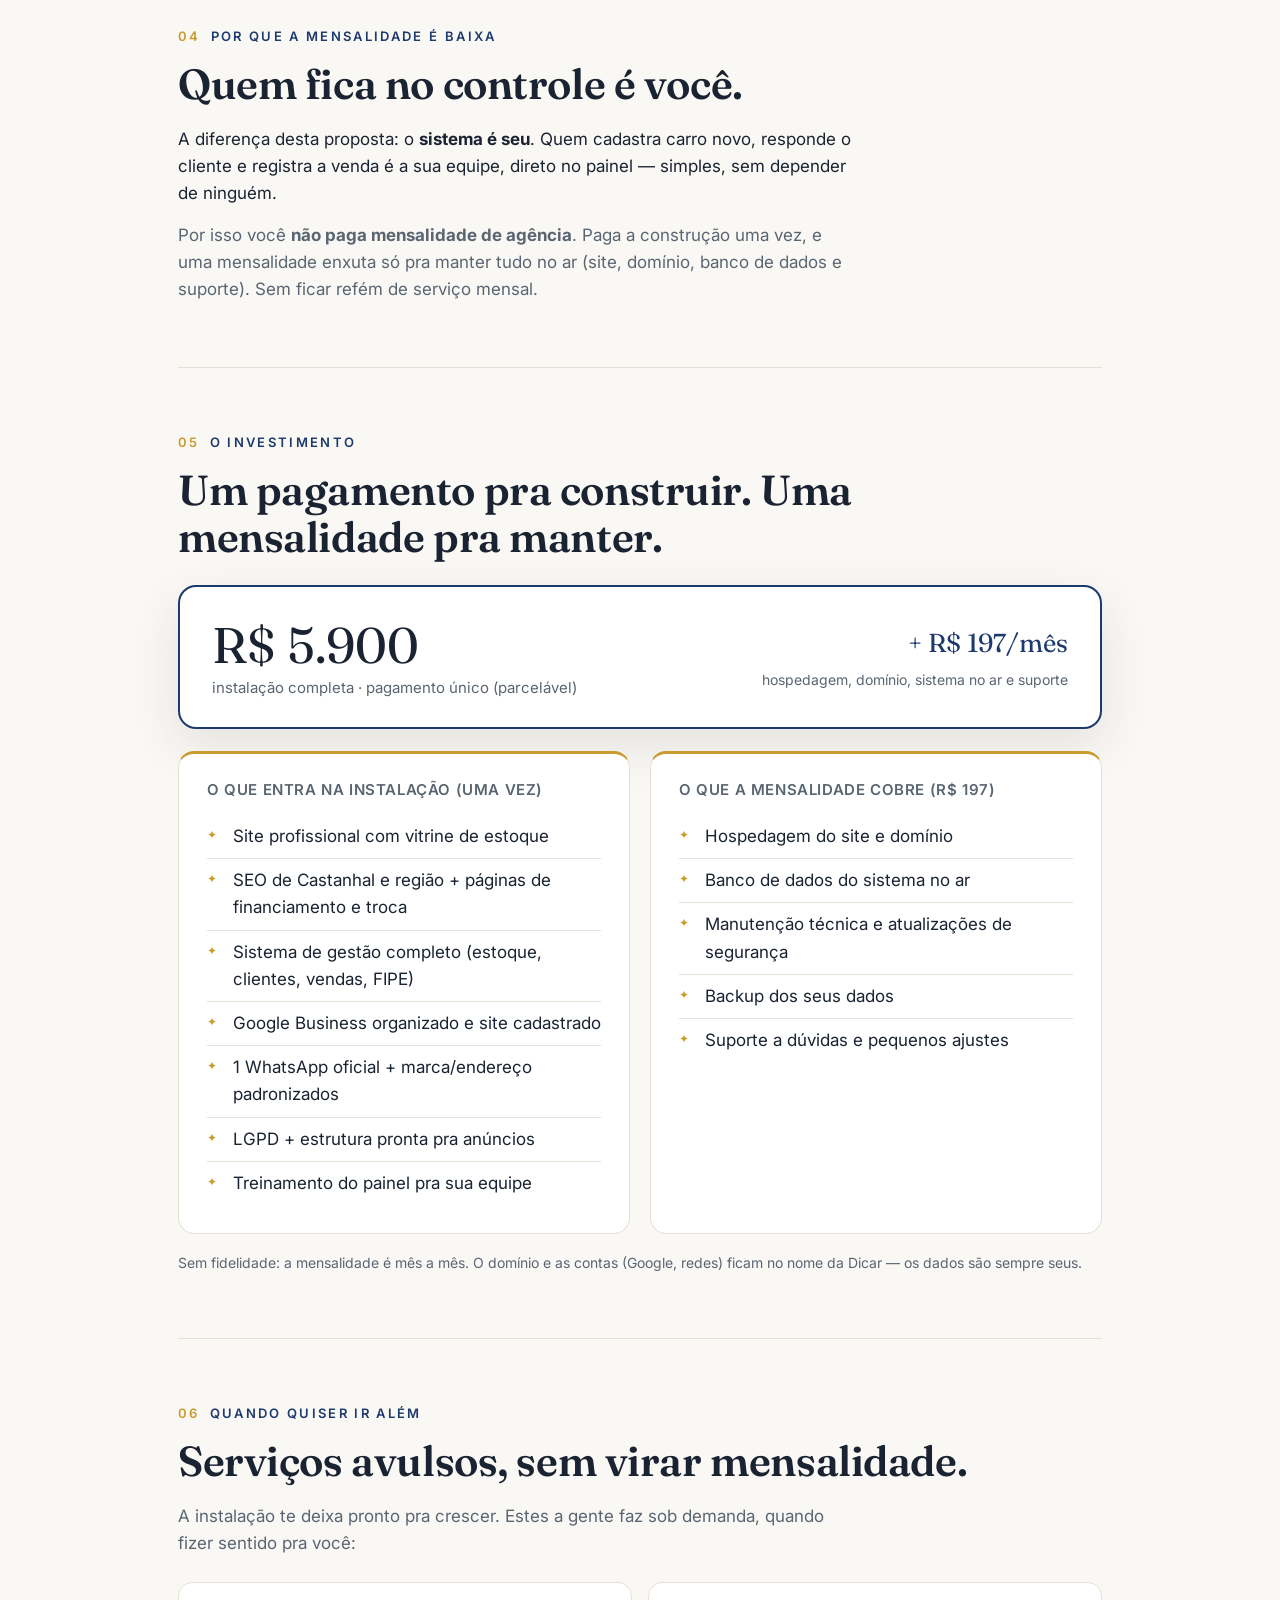
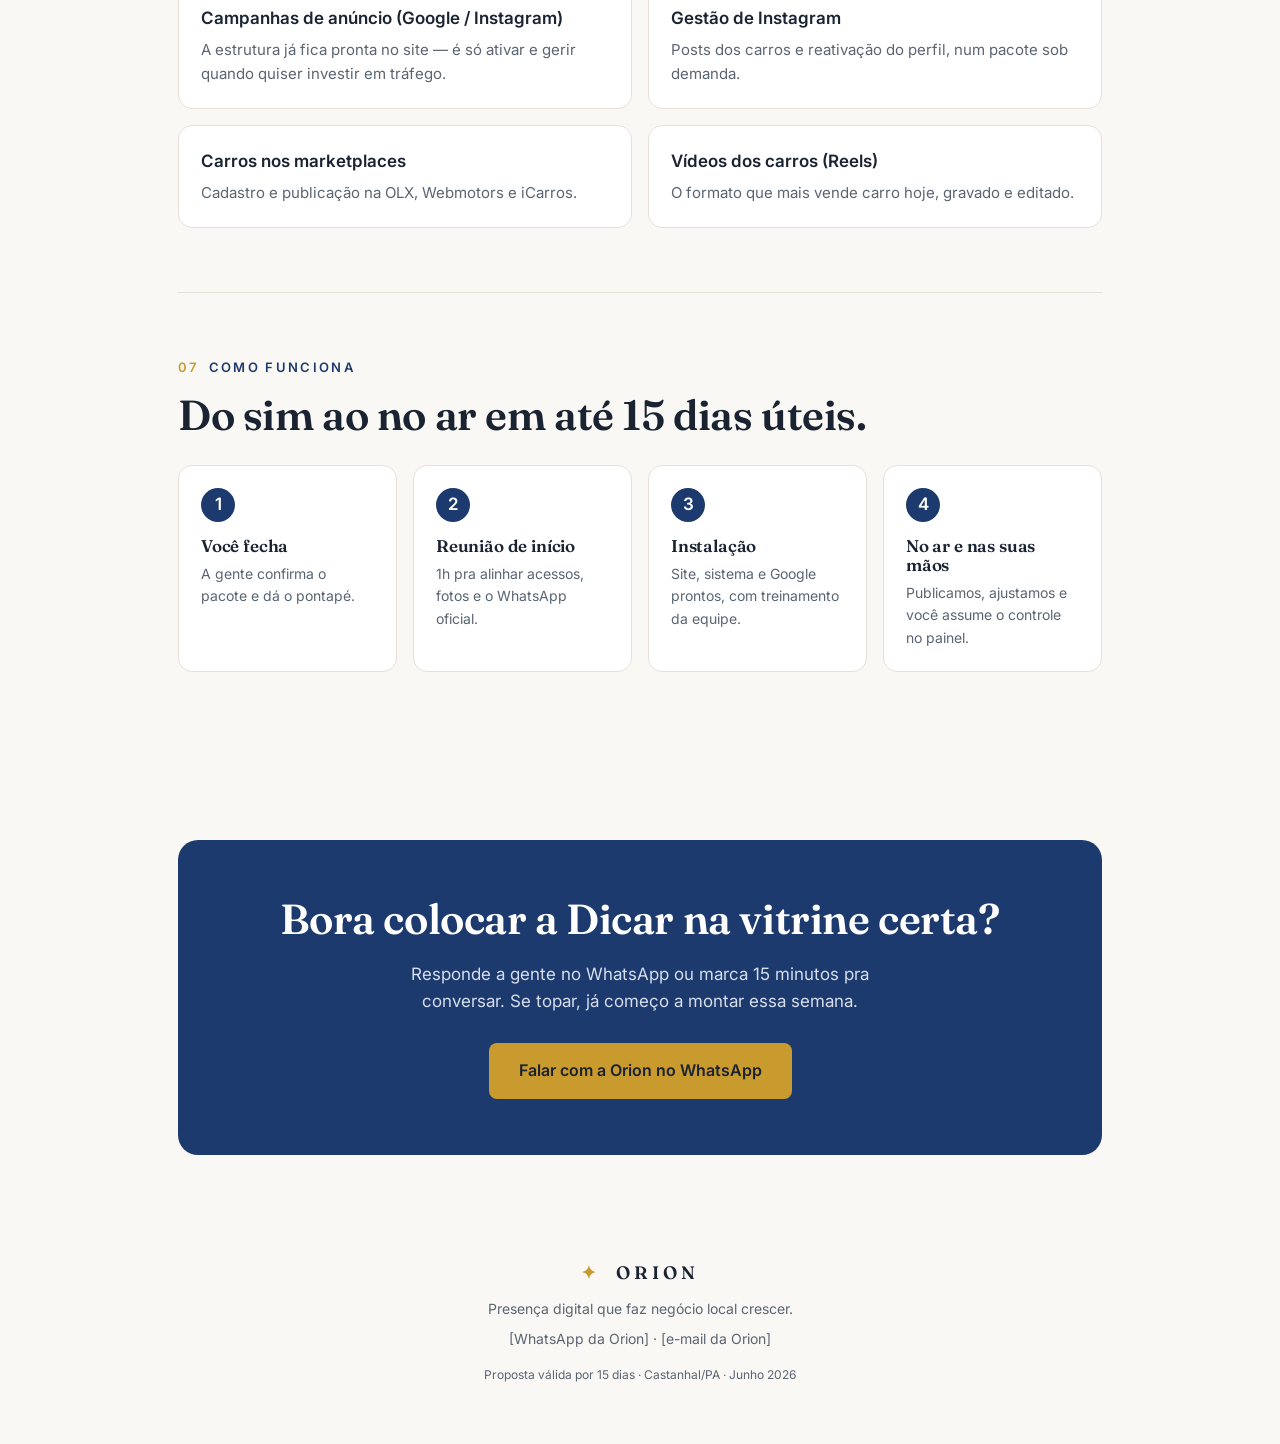
<file: clientes/dicar-veiculos/saidas/proposta-instalacao.html>
<!DOCTYPE html>
<html lang="pt-BR">
<head>
<meta charset="UTF-8">
<meta name="viewport" content="width=device-width, initial-scale=1.0">
<title>Proposta Orion · Dicar Veículos</title>
<link rel="preconnect" href="https://fonts.googleapis.com">
<link rel="preconnect" href="https://fonts.gstatic.com" crossorigin>
<link href="https://fonts.googleapis.com/css2?family=Fraunces:opsz,wght@9..144,400;9..144,500;9..144,600;9..144,700&family=Inter:wght@400;500;600;700&display=swap" rel="stylesheet">
<style>
  :root{
    --bg:#FAF8F4; --card:#FFFFFF; --ink:#1A2332; --muted:#5A6572;
    --blue:#1D3A6E; --blue-dark:#142A52; --gold:#C99A2E; --line:#E6E1D7;
    --serif:'Fraunces',Georgia,serif; --sans:'Inter',system-ui,-apple-system,sans-serif;
  }
  *{box-sizing:border-box;margin:0;padding:0}
  html{scroll-behavior:smooth}
  body{background:var(--bg);color:var(--ink);font-family:var(--sans);line-height:1.6;font-size:17px;-webkit-font-smoothing:antialiased}
  .wrap{max-width:980px;margin:0 auto;padding:0 28px}
  h1,h2,h3{font-family:var(--serif);font-weight:600;line-height:1.12;letter-spacing:-.01em}
  h2{font-size:clamp(28px,4.5vw,42px);margin-bottom:18px}
  h3{font-size:22px;margin-bottom:8px}
  p{color:var(--ink)}
  .muted{color:var(--muted)}
  .star{color:var(--gold)}
  section{padding:64px 0;border-top:1px solid var(--line)}
  .eyebrow{font-size:13px;letter-spacing:.18em;text-transform:uppercase;color:var(--blue);font-weight:600;margin-bottom:14px;display:flex;align-items:center;gap:10px}
  .eyebrow .num{color:var(--gold)}

  header{position:sticky;top:0;z-index:10;background:rgba(250,248,244,.85);backdrop-filter:blur(10px);border-bottom:1px solid var(--line)}
  .nav{display:flex;align-items:center;justify-content:space-between;padding:16px 28px;max-width:980px;margin:0 auto}
  .logo{font-family:var(--serif);font-weight:600;font-size:21px;letter-spacing:.22em}
  .logo .star{margin-right:8px}
  .nav .for{font-size:13px;color:var(--muted);letter-spacing:.04em}

  .hero{padding:84px 0 72px;border-top:none}
  .hero .tag{display:inline-block;font-size:13px;letter-spacing:.04em;color:var(--blue);border:1px solid var(--line);background:var(--card);padding:6px 14px;border-radius:50px;margin-bottom:26px}
  .hero h1{font-size:clamp(36px,6.4vw,62px);font-weight:600;margin-bottom:22px;max-width:16ch}
  .hero .lead{font-size:clamp(18px,2.4vw,22px);color:var(--muted);max-width:56ch;margin-bottom:34px}
  .btn{display:inline-block;background:var(--blue);color:#fff;text-decoration:none;font-weight:600;padding:15px 30px;border-radius:8px;font-size:16px;transition:background .2s}
  .btn:hover{background:var(--blue-dark)}
  .btn.ghost{background:transparent;color:var(--blue);border:1px solid var(--blue);margin-left:10px}
  .belt{display:flex;gap:22px;margin-top:46px;flex-wrap:wrap}
  .belt .dot{display:flex;align-items:center;gap:9px;font-size:14px;color:var(--muted)}
  .belt .dot::before{content:'✦';color:var(--gold);font-size:12px}

  .split{display:grid;grid-template-columns:1fr 1fr;gap:20px;margin-top:30px}
  .panel{background:var(--card);border:1px solid var(--line);border-radius:16px;padding:28px}
  .panel.good{border-top:3px solid var(--gold)}
  .panel.bad{border-top:3px solid var(--blue)}
  .panel.inc{border-top:3px solid var(--gold)}
  .panel h3{font-family:var(--sans);font-size:15px;letter-spacing:.04em;text-transform:uppercase;color:var(--muted);margin-bottom:16px}
  .panel ul{list-style:none}
  .panel li{padding:8px 0 8px 26px;position:relative;border-bottom:1px solid var(--line)}
  .panel li:last-child{border-bottom:none}
  .panel li::before{position:absolute;left:0;top:8px}
  .panel.good li::before{content:'✓';color:var(--gold);font-weight:700}
  .panel.bad li::before{content:'✕';color:var(--blue);font-weight:700}
  .panel.inc li::before{content:'✦';color:var(--gold);font-weight:700;font-size:12px;top:10px}
  .pull{font-family:var(--serif);font-size:clamp(22px,3.2vw,30px);line-height:1.3;color:var(--ink);border-left:3px solid var(--gold);padding:6px 0 6px 24px;margin:34px 0 0;max-width:48ch}

  .grid{display:grid;grid-template-columns:1fr 1fr;gap:16px;margin-top:24px}
  .cost{background:var(--card);border:1px solid var(--line);border-radius:14px;padding:22px}
  .cost .what{font-weight:600;margin-bottom:6px}
  .cost .res{font-size:15px;color:var(--muted)}

  .feat{display:grid;grid-template-columns:repeat(3,1fr);gap:16px;margin-top:24px}
  .fcard{background:var(--card);border:1px solid var(--line);border-radius:14px;padding:24px}
  .fcard .ic{font-size:22px;color:var(--gold);margin-bottom:10px}
  .fcard h3{font-size:18px;margin-bottom:6px}
  .fcard p{font-size:14.5px;color:var(--muted)}

  /* Pacote / preço */
  .pricebar{display:flex;flex-wrap:wrap;align-items:center;justify-content:space-between;gap:24px;background:var(--card);border:2px solid var(--blue);border-radius:18px;padding:32px;box-shadow:0 18px 50px rgba(26,35,50,.10);margin-top:24px}
  .pricebar .big{font-family:var(--serif);font-size:clamp(36px,5.5vw,50px);color:var(--ink);line-height:1.05}
  .pricebar .big small{display:block;font-family:var(--sans);font-size:15px;color:var(--muted);font-weight:400;margin-top:8px}
  .pricebar .mo{font-family:var(--serif);font-size:26px;color:var(--blue)}
  .deliver{display:grid;grid-template-columns:1fr 1fr;gap:20px;margin-top:22px}

  .steps{display:grid;grid-template-columns:repeat(4,1fr);gap:16px;margin-top:26px}
  .step{background:var(--card);border:1px solid var(--line);border-radius:14px;padding:22px}
  .step .sn{width:34px;height:34px;border-radius:50%;background:var(--blue);color:#fff;font-weight:600;display:flex;align-items:center;justify-content:center;margin-bottom:14px}
  .step h3{font-size:17px}
  .step p{font-size:14px;color:var(--muted)}

  .cta{background:var(--blue);color:#fff;border-radius:20px;padding:56px 40px;text-align:center;margin-top:40px}
  .cta h2{color:#fff}
  .cta p{color:#D7DEEC;max-width:48ch;margin:0 auto 28px}
  .cta .btn{background:var(--gold);color:#1A2332}
  .cta .btn:hover{background:#b88a23}

  footer{padding:40px 0 60px;text-align:center;color:var(--muted);font-size:14px}
  footer .logo{font-size:18px;color:var(--ink);margin-bottom:10px}

  @media(max-width:760px){
    .split,.grid,.feat,.deliver,.steps{grid-template-columns:1fr}
    section{padding:48px 0}
    .nav .for{display:none}
  }
</style>
</head>
<body>

<header>
  <div class="nav">
    <div class="logo"><span class="star">✦</span>ORION</div>
    <div class="for">Proposta · Dicar Veículos</div>
  </div>
</header>

<!-- HERO -->
<div class="wrap">
  <section class="hero">
    <span class="tag">Proposta de instalação · Castanhal/PA · Junho 2026</span>
    <h1>A Dicar é forte na cidade. Falta ser forte na internet.</h1>
    <p class="lead">Sua loja tem reputação, procedência e nome em Castanhal. Mas hoje quase toda compra de carro começa na internet — e é exatamente lá que a Dicar quase não aparece. A gente constrói essa presença inteira pra você: site, sistema de gestão e o Google organizado. Você paga a montagem uma vez e fica no controle.</p>
    <a href="#investimento" class="btn">Ver o investimento</a>
    <a href="#diagnostico" class="btn ghost">Entender o problema</a>
    <div class="belt">
      <span class="dot">5,0★ no Google</span>
      <span class="dot">Zero reclamações</span>
      <span class="dot">Desde 2019 em Castanhal</span>
    </div>
  </section>
</div>

<!-- DIAGNOSTICO -->
<div class="wrap" id="diagnostico">
  <section>
    <div class="eyebrow"><span class="num">01</span> O diagnóstico, sem rodeio</div>
    <h2>O problema não é cliente. É presença organizada.</h2>
    <p class="muted" style="max-width:62ch">Olhamos a Dicar canal por canal. A parte difícil — confiança e procedência — você já construiu. O que falta é aparecer do jeito certo, onde o cliente procura.</p>
    <div class="split">
      <div class="panel good">
        <h3>O que já é forte (no boca a boca)</h3>
        <ul>
          <li>5,0 estrelas no Google, sem reclamações</li>
          <li>Procedência e garantia como marca</li>
          <li>Conhecida e querida na cidade</li>
          <li>Estoque variado, do popular ao SUV</li>
        </ul>
      </div>
      <div class="panel bad">
        <h3>O que trava as vendas (na internet)</h3>
        <ul>
          <li>Sem site com vitrine de estoque</li>
          <li>Instagram parado desde dez/2023</li>
          <li>3 números de WhatsApp diferentes</li>
          <li>Quase invisível nos marketplaces e no Google</li>
        </ul>
      </div>
    </div>
    <p class="pull">O cliente até acha a Dicar — mas esbarra em canal parado e informação desencontrada, e vai pro concorrente que respondeu na hora e mostrou o carro.</p>
  </section>
</div>

<!-- CUSTO -->
<div class="wrap">
  <section>
    <div class="eyebrow"><span class="num">02</span> O que isso custa hoje</div>
    <h2>Cada lacuna é um cliente que foi pro concorrente.</h2>
    <p class="muted" style="max-width:62ch">Quem procura "carros usados em Castanhal" encontra a Fábio, a Via Norte, a Dantas — todas com site e vitrine. A Dicar, não. Veja onde a venda está vazando:</p>
    <div class="grid">
      <div class="cost"><div class="what">Sem vitrine de estoque online</div><div class="res">O carro não é visto antes da visita. A compra começa — e morre no concorrente que mostrou.</div></div>
      <div class="cost"><div class="what">3 WhatsApps diferentes</div><div class="res">Cliente confuso, lead perdido, ninguém sabe onde responder.</div></div>
      <div class="cost"><div class="what">Google sem site cadastrado</div><div class="res">Seu ativo mais forte — os 5,0★ — não leva o cliente pra lugar nenhum.</div></div>
      <div class="cost"><div class="what">Confusão com a "Dicar Manaus"</div><div class="res">A busca pelo nome às vezes leva o cliente pra empresa errada, de outro estado.</div></div>
      <div class="cost"><div class="what">Controle do estoque no caderno / WhatsApp</div><div class="res">Sem um lugar pra organizar carros, clientes e vendas, informação se perde e atendimento atrasa.</div></div>
      <div class="cost"><div class="what">Fora dos marketplaces</div><div class="res">Some justamente da OLX, Webmotors e iCarros — onde muita gente pesquisa carro.</div></div>
    </div>
  </section>
</div>

<!-- A VIRADA / O QUE É INSTALADO -->
<div class="wrap">
  <section>
    <div class="eyebrow"><span class="num">03</span> A virada</div>
    <h2>A gente instala a presença digital inteira da Dicar.</h2>
    <p class="muted" style="max-width:62ch">Não é só um site. É a base completa pra Dicar ser encontrada, passar confiança e organizar a operação — pronta e nas suas mãos.</p>
    <div class="feat">
      <div class="fcard"><div class="ic">◈</div><h3>Site profissional com vitrine</h3><p>Cada carro com fotos, ficha, preço e botão de WhatsApp. Rápido no celular.</p></div>
      <div class="fcard"><div class="ic">⌕</div><h3>Achado no Google</h3><p>SEO de Castanhal e região + páginas de financiamento, troca e cobertura regional.</p></div>
      <div class="fcard"><div class="ic">▦</div><h3>Sistema de gestão (painel)</h3><p>Controle estoque, clientes e vendas num lugar só. Com consulta FIPE embutida.</p></div>
      <div class="fcard"><div class="ic">◉</div><h3>Google Business organizado</h3><p>Perfil completo, site cadastrado, dados padronizados e a marca separada da "Dicar Manaus".</p></div>
      <div class="fcard"><div class="ic">✆</div><h3>Um WhatsApp só</h3><p>Fim da confusão de números: um canal oficial em todos os lugares.</p></div>
      <div class="fcard"><div class="ic">⛨</div><h3>Dentro da lei (LGPD)</h3><p>Política de privacidade e consentimento de cookies — e já pronto pra ligar anúncios depois.</p></div>
    </div>
  </section>
</div>

<!-- O SISTEMA É SEU -->
<div class="wrap">
  <section>
    <div class="eyebrow"><span class="num">04</span> Por que a mensalidade é baixa</div>
    <h2>Quem fica no controle é você.</h2>
    <p style="max-width:62ch">A diferença desta proposta: o <strong>sistema é seu</strong>. Quem cadastra carro novo, responde o cliente e registra a venda é a sua equipe, direto no painel — simples, sem depender de ninguém.</p>
    <p style="max-width:62ch;margin-top:14px" class="muted">Por isso você <strong>não paga mensalidade de agência</strong>. Paga a construção uma vez, e uma mensalidade enxuta só pra manter tudo no ar (site, domínio, banco de dados e suporte). Sem ficar refém de serviço mensal.</p>
  </section>
</div>

<!-- INVESTIMENTO -->
<div class="wrap" id="investimento">
  <section>
    <div class="eyebrow"><span class="num">05</span> O investimento</div>
    <h2>Um pagamento pra construir. Uma mensalidade pra manter.</h2>
    <div class="pricebar">
      <div class="big">R$ 5.900<small>instalação completa · pagamento único (parcelável)</small></div>
      <div style="text-align:right">
        <div class="mo">+ R$ 197/mês</div>
        <div class="muted" style="font-size:14px;margin-top:4px">hospedagem, domínio, sistema no ar e suporte</div>
      </div>
    </div>
    <div class="deliver">
      <div class="panel inc">
        <h3>O que entra na instalação (uma vez)</h3>
        <ul>
          <li>Site profissional com vitrine de estoque</li>
          <li>SEO de Castanhal e região + páginas de financiamento e troca</li>
          <li>Sistema de gestão completo (estoque, clientes, vendas, FIPE)</li>
          <li>Google Business organizado e site cadastrado</li>
          <li>1 WhatsApp oficial + marca/endereço padronizados</li>
          <li>LGPD + estrutura pronta pra anúncios</li>
          <li>Treinamento do painel pra sua equipe</li>
        </ul>
      </div>
      <div class="panel inc">
        <h3>O que a mensalidade cobre (R$ 197)</h3>
        <ul>
          <li>Hospedagem do site e domínio</li>
          <li>Banco de dados do sistema no ar</li>
          <li>Manutenção técnica e atualizações de segurança</li>
          <li>Backup dos seus dados</li>
          <li>Suporte a dúvidas e pequenos ajustes</li>
        </ul>
      </div>
    </div>
    <p class="muted" style="font-size:14px;margin-top:18px">Sem fidelidade: a mensalidade é mês a mês. O domínio e as contas (Google, redes) ficam no nome da Dicar — os dados são sempre seus.</p>
  </section>
</div>

<!-- OPCIONAIS -->
<div class="wrap">
  <section>
    <div class="eyebrow"><span class="num">06</span> Quando quiser ir além</div>
    <h2>Serviços avulsos, sem virar mensalidade.</h2>
    <p class="muted" style="max-width:62ch">A instalação te deixa pronto pra crescer. Estes a gente faz sob demanda, quando fizer sentido pra você:</p>
    <div class="grid">
      <div class="cost"><div class="what">Campanhas de anúncio (Google / Instagram)</div><div class="res">A estrutura já fica pronta no site — é só ativar e gerir quando quiser investir em tráfego.</div></div>
      <div class="cost"><div class="what">Gestão de Instagram</div><div class="res">Posts dos carros e reativação do perfil, num pacote sob demanda.</div></div>
      <div class="cost"><div class="what">Carros nos marketplaces</div><div class="res">Cadastro e publicação na OLX, Webmotors e iCarros.</div></div>
      <div class="cost"><div class="what">Vídeos dos carros (Reels)</div><div class="res">O formato que mais vende carro hoje, gravado e editado.</div></div>
    </div>
  </section>
</div>

<!-- COMO FUNCIONA -->
<div class="wrap">
  <section>
    <div class="eyebrow"><span class="num">07</span> Como funciona</div>
    <h2>Do sim ao no ar em até 15 dias úteis.</h2>
    <div class="steps">
      <div class="step"><div class="sn">1</div><h3>Você fecha</h3><p>A gente confirma o pacote e dá o pontapé.</p></div>
      <div class="step"><div class="sn">2</div><h3>Reunião de início</h3><p>1h pra alinhar acessos, fotos e o WhatsApp oficial.</p></div>
      <div class="step"><div class="sn">3</div><h3>Instalação</h3><p>Site, sistema e Google prontos, com treinamento da equipe.</p></div>
      <div class="step"><div class="sn">4</div><h3>No ar e nas suas mãos</h3><p>Publicamos, ajustamos e você assume o controle no painel.</p></div>
    </div>
  </section>
</div>

<!-- CTA -->
<div class="wrap" id="contato">
  <section style="border-top:none">
    <div class="cta">
      <h2>Bora colocar a Dicar na vitrine certa?</h2>
      <p>Responde a gente no WhatsApp ou marca 15 minutos pra conversar. Se topar, já começo a montar essa semana.</p>
      <a href="#" class="btn">Falar com a Orion no WhatsApp</a>
    </div>
  </section>
</div>

<footer>
  <div class="logo"><span class="star">✦</span> ORION</div>
  <div>Presença digital que faz negócio local crescer.</div>
  <div style="margin-top:8px">[WhatsApp da Orion] · [e-mail da Orion]</div>
  <div style="margin-top:14px;font-size:12px">Proposta válida por 15 dias · Castanhal/PA · Junho 2026</div>
</footer>

</body>
</html>
</file>
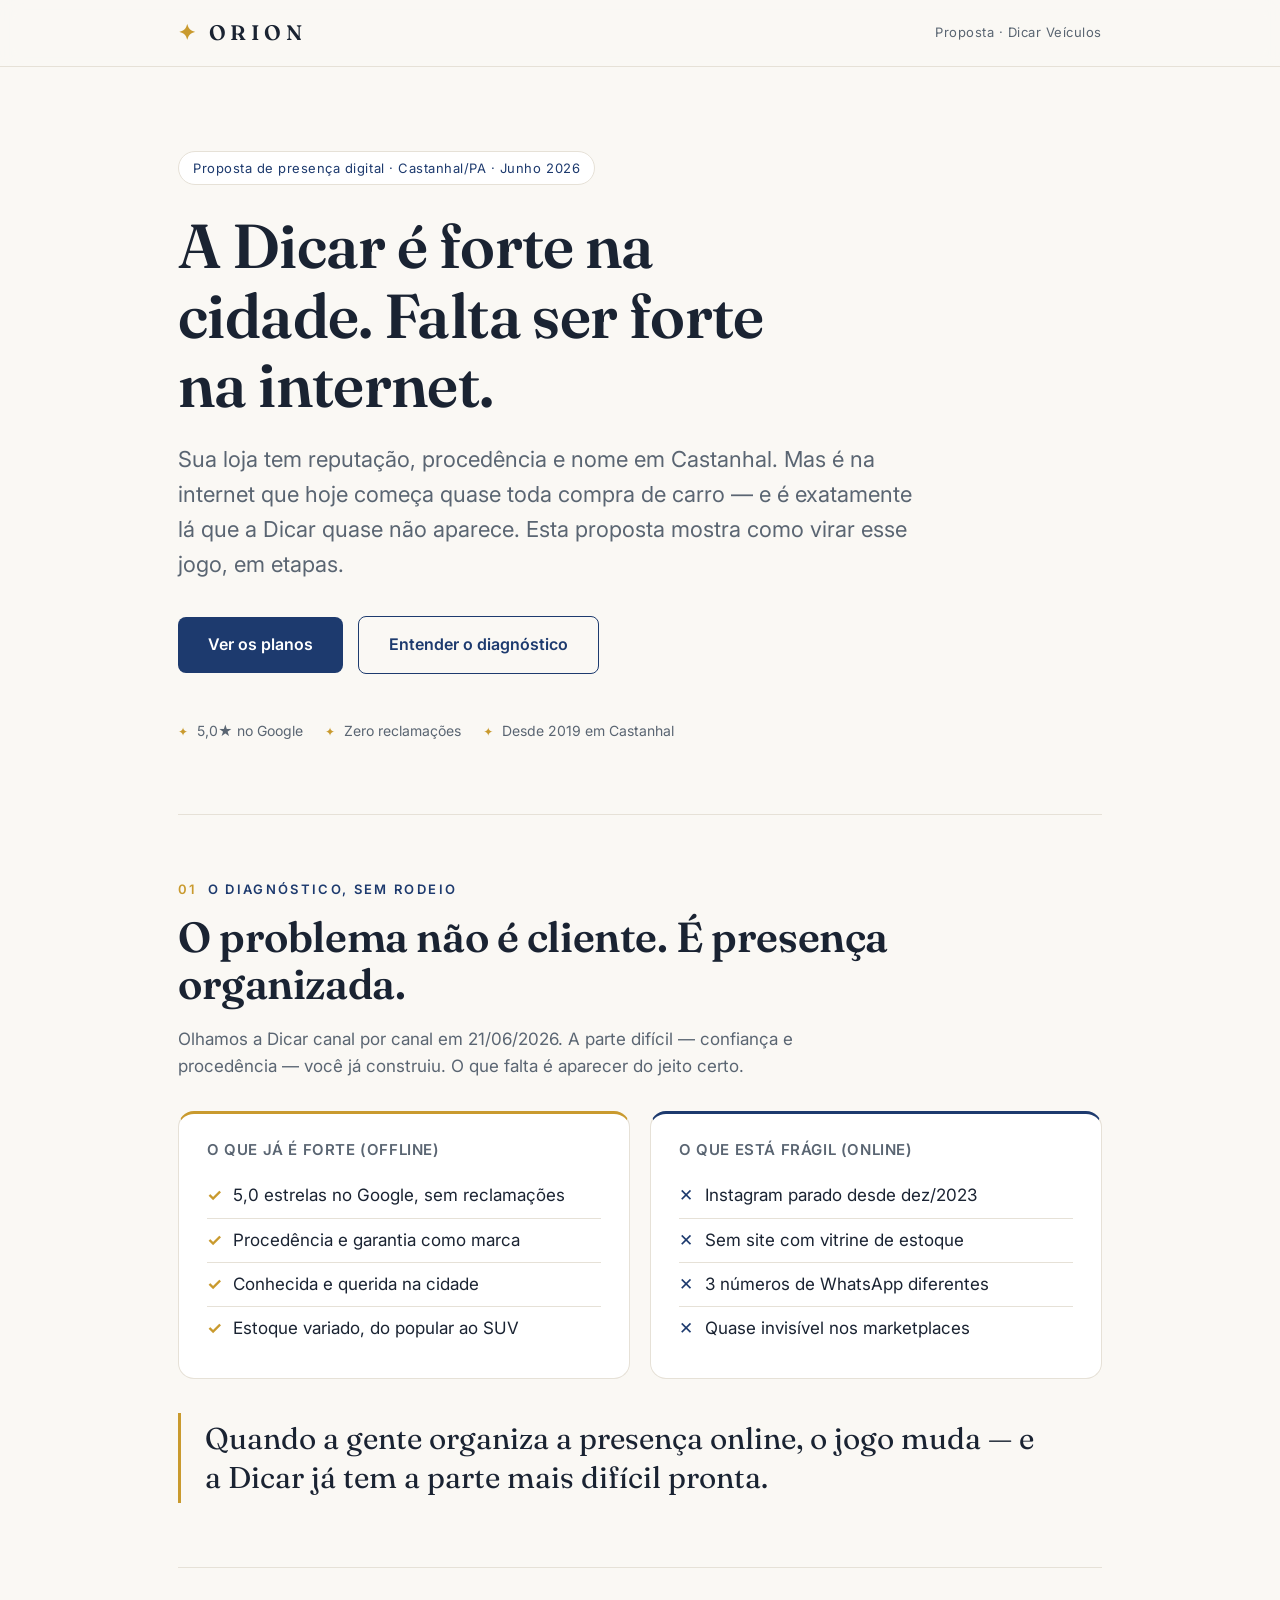
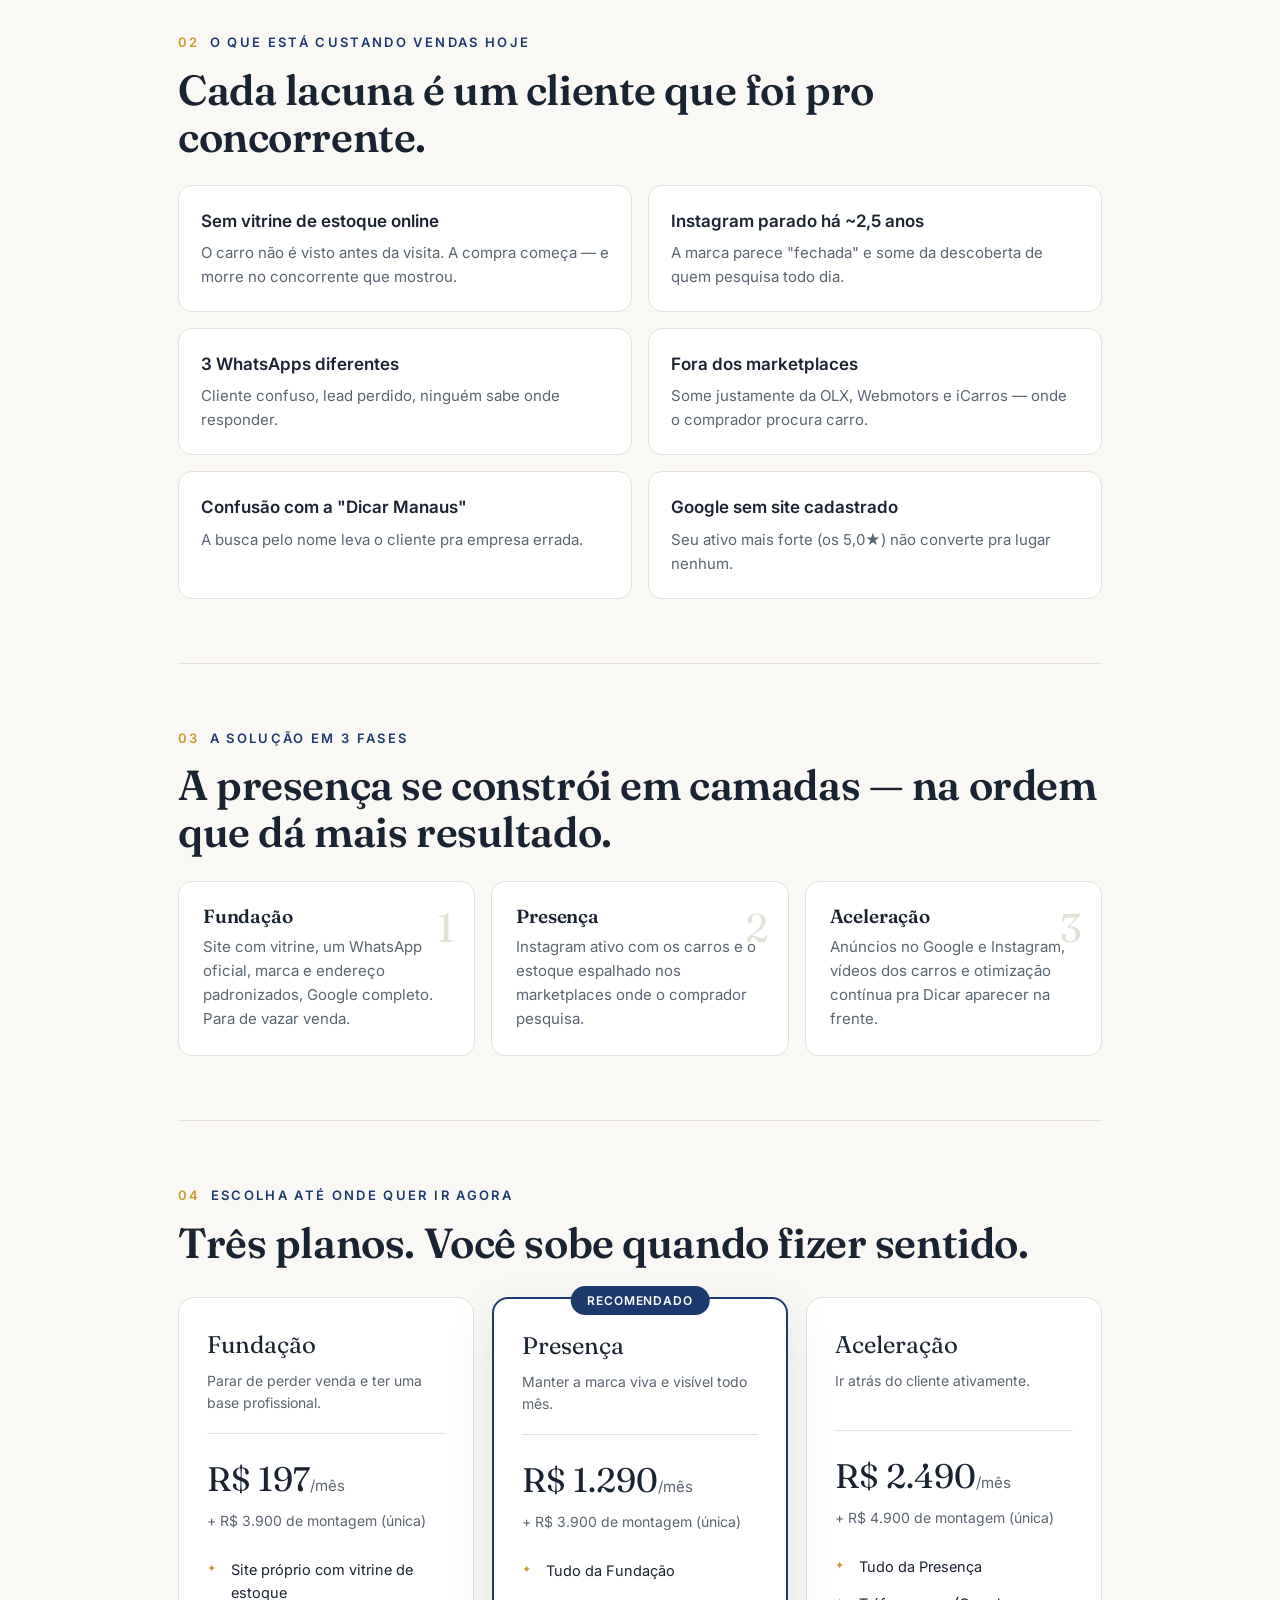
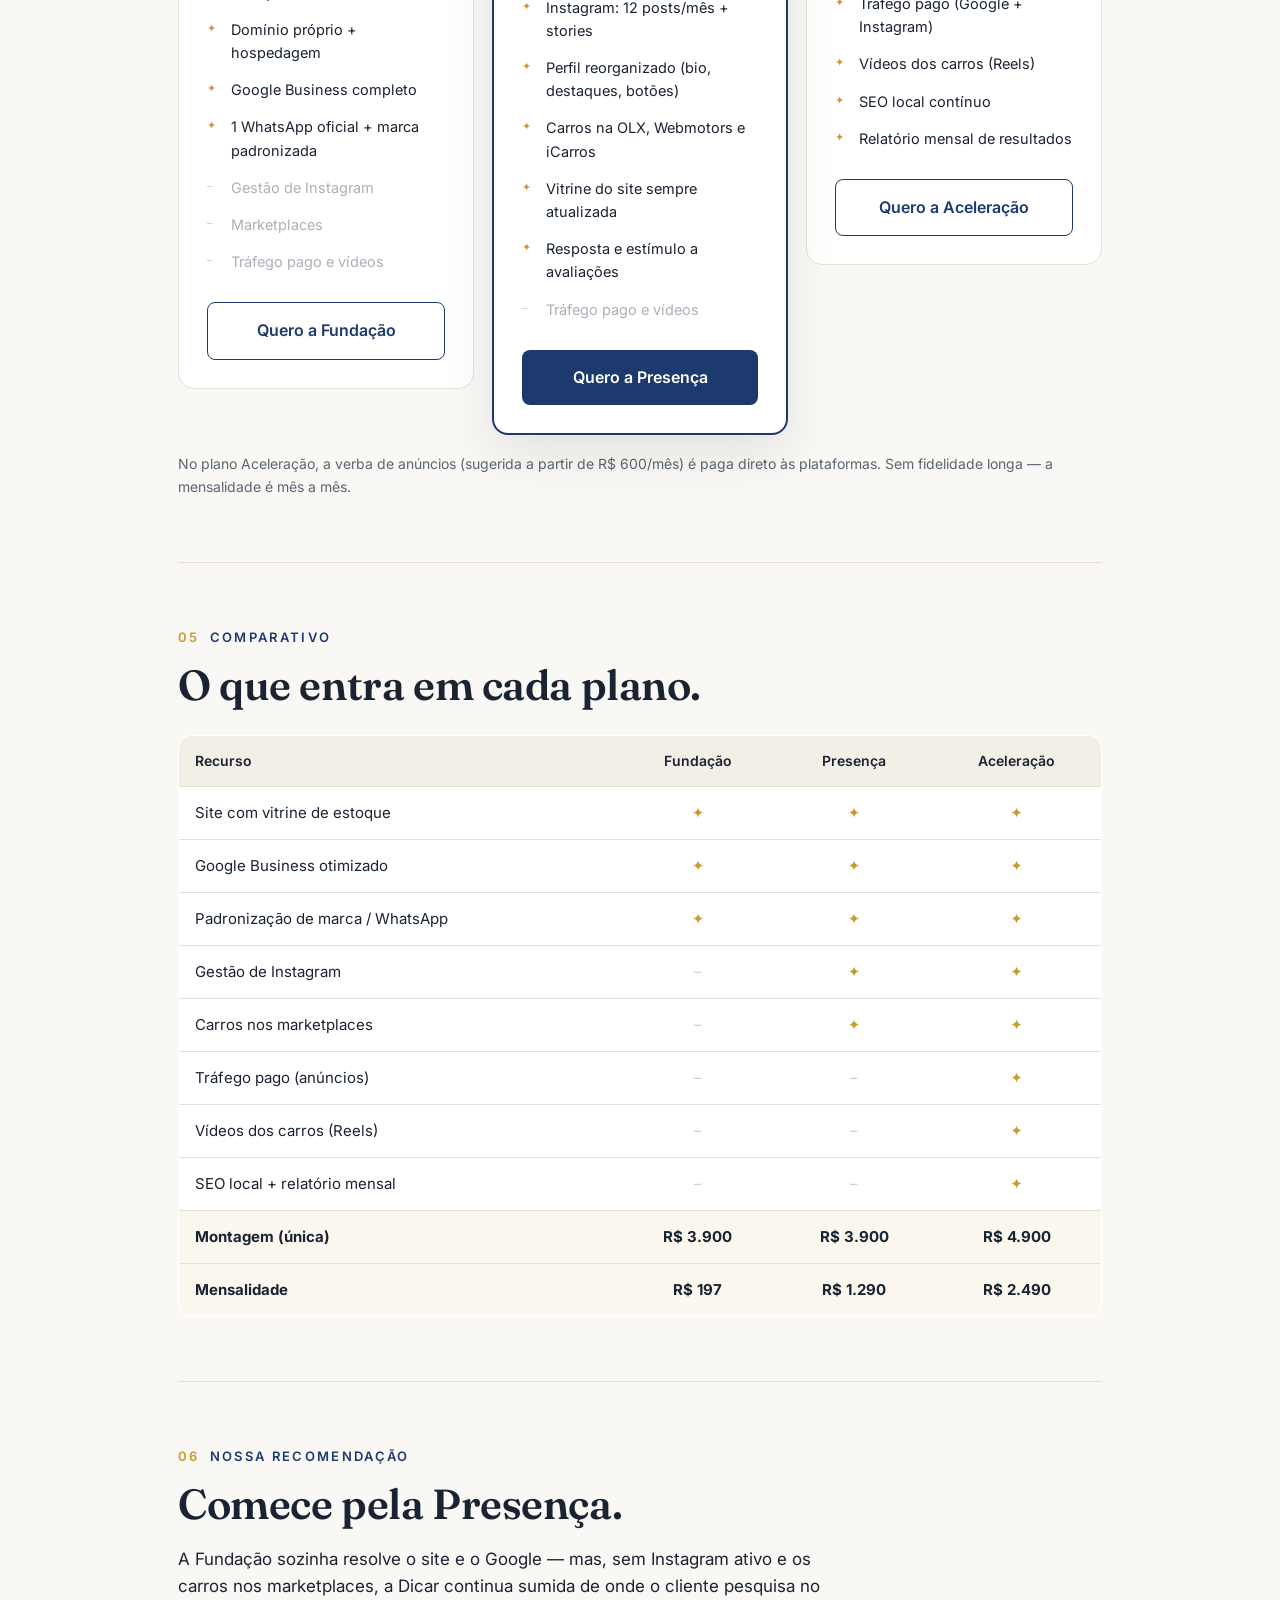
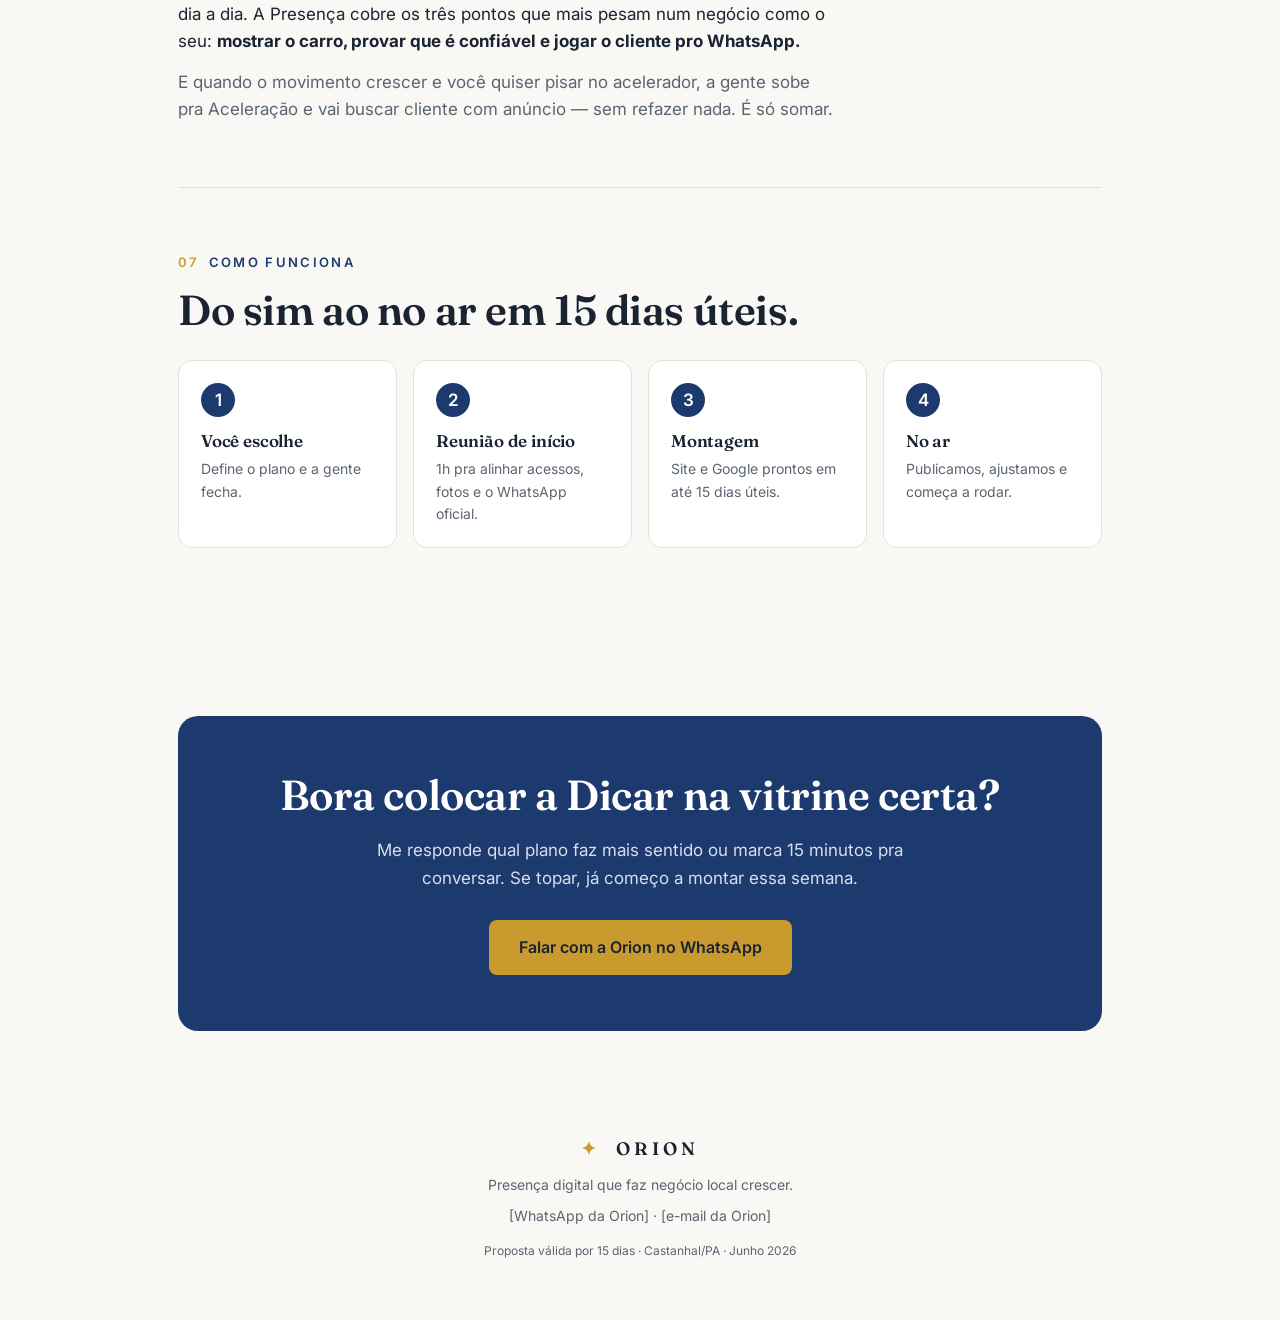
<file: clientes/dicar-veiculos/saidas/proposta-site.html>
<!DOCTYPE html>
<html lang="pt-BR">
<head>
<meta charset="UTF-8">
<meta name="viewport" content="width=device-width, initial-scale=1.0">
<title>Proposta Orion · Dicar Veículos</title>
<link rel="preconnect" href="https://fonts.googleapis.com">
<link rel="preconnect" href="https://fonts.gstatic.com" crossorigin>
<link href="https://fonts.googleapis.com/css2?family=Fraunces:opsz,wght@9..144,400;9..144,500;9..144,600;9..144,700&family=Inter:wght@400;500;600;700&display=swap" rel="stylesheet">
<style>
  :root{
    --bg:#FAF8F4; --card:#FFFFFF; --ink:#1A2332; --muted:#5A6572;
    --blue:#1D3A6E; --blue-dark:#142A52; --gold:#C99A2E; --line:#E6E1D7;
    --serif:'Fraunces',Georgia,serif; --sans:'Inter',system-ui,-apple-system,sans-serif;
  }
  *{box-sizing:border-box;margin:0;padding:0}
  html{scroll-behavior:smooth}
  body{background:var(--bg);color:var(--ink);font-family:var(--sans);line-height:1.6;font-size:17px;-webkit-font-smoothing:antialiased}
  .wrap{max-width:980px;margin:0 auto;padding:0 28px}
  h1,h2,h3{font-family:var(--serif);font-weight:600;line-height:1.12;letter-spacing:-.01em}
  h2{font-size:clamp(28px,4.5vw,42px);margin-bottom:18px}
  h3{font-size:22px;margin-bottom:8px}
  p{color:var(--ink)}
  .muted{color:var(--muted)}
  .star{color:var(--gold)}
  section{padding:64px 0;border-top:1px solid var(--line)}
  .eyebrow{font-size:13px;letter-spacing:.18em;text-transform:uppercase;color:var(--blue);font-weight:600;margin-bottom:14px;display:flex;align-items:center;gap:10px}
  .eyebrow .num{color:var(--gold)}

  /* Header */
  header{position:sticky;top:0;z-index:10;background:rgba(250,248,244,.85);backdrop-filter:blur(10px);border-bottom:1px solid var(--line)}
  .nav{display:flex;align-items:center;justify-content:space-between;padding:16px 28px;max-width:980px;margin:0 auto}
  .logo{font-family:var(--serif);font-weight:600;font-size:21px;letter-spacing:.22em}
  .logo .star{margin-right:8px}
  .nav .for{font-size:13px;color:var(--muted);letter-spacing:.04em}

  /* Hero */
  .hero{padding:84px 0 72px;border-top:none}
  .hero .tag{display:inline-block;font-size:13px;letter-spacing:.04em;color:var(--blue);border:1px solid var(--line);background:var(--card);padding:6px 14px;border-radius:50px;margin-bottom:26px}
  .hero h1{font-size:clamp(36px,6.4vw,62px);font-weight:600;margin-bottom:22px;max-width:16ch}
  .hero .lead{font-size:clamp(18px,2.4vw,22px);color:var(--muted);max-width:54ch;margin-bottom:34px}
  .btn{display:inline-block;background:var(--blue);color:#fff;text-decoration:none;font-weight:600;padding:15px 30px;border-radius:8px;font-size:16px;transition:background .2s}
  .btn:hover{background:var(--blue-dark)}
  .btn.ghost{background:transparent;color:var(--blue);border:1px solid var(--blue);margin-left:10px}
  .belt{display:flex;gap:22px;margin-top:46px;flex-wrap:wrap}
  .belt .dot{display:flex;align-items:center;gap:9px;font-size:14px;color:var(--muted)}
  .belt .dot::before{content:'✦';color:var(--gold);font-size:12px}

  /* Diagnosis split */
  .split{display:grid;grid-template-columns:1fr 1fr;gap:20px;margin-top:30px}
  .panel{background:var(--card);border:1px solid var(--line);border-radius:16px;padding:28px}
  .panel.good{border-top:3px solid var(--gold)}
  .panel.bad{border-top:3px solid var(--blue)}
  .panel h3{font-family:var(--sans);font-size:15px;letter-spacing:.04em;text-transform:uppercase;color:var(--muted);margin-bottom:16px}
  .panel ul{list-style:none}
  .panel li{padding:8px 0 8px 26px;position:relative;border-bottom:1px solid var(--line)}
  .panel li:last-child{border-bottom:none}
  .panel li::before{position:absolute;left:0;top:8px}
  .panel.good li::before{content:'✓';color:var(--gold);font-weight:700}
  .panel.bad li::before{content:'✕';color:var(--blue);font-weight:700}
  .pull{font-family:var(--serif);font-size:clamp(22px,3.2vw,30px);line-height:1.3;color:var(--ink);border-left:3px solid var(--gold);padding:6px 0 6px 24px;margin:34px 0 0;max-width:46ch}

  /* Cost grid */
  .grid{display:grid;grid-template-columns:1fr 1fr;gap:16px;margin-top:24px}
  .cost{background:var(--card);border:1px solid var(--line);border-radius:14px;padding:22px}
  .cost .what{font-weight:600;margin-bottom:6px}
  .cost .res{font-size:15px;color:var(--muted)}

  /* Phases */
  .phases{display:grid;grid-template-columns:repeat(3,1fr);gap:16px;margin-top:24px}
  .phase{background:var(--card);border:1px solid var(--line);border-radius:14px;padding:24px;position:relative}
  .phase .pn{font-family:var(--serif);font-size:40px;color:var(--line);position:absolute;top:14px;right:20px}
  .phase h3{font-size:19px}
  .phase p{font-size:15px;color:var(--muted)}

  /* Plans */
  .plans{display:grid;grid-template-columns:repeat(3,1fr);gap:18px;margin-top:30px;align-items:start}
  .plan{background:var(--card);border:1px solid var(--line);border-radius:16px;padding:28px;display:flex;flex-direction:column}
  .plan.feat{border:2px solid var(--blue);box-shadow:0 18px 50px rgba(26,35,50,.10);position:relative}
  .plan.feat .ribbon{position:absolute;top:-13px;left:50%;transform:translateX(-50%);background:var(--blue);color:#fff;font-size:12px;font-weight:600;letter-spacing:.08em;text-transform:uppercase;padding:5px 16px;border-radius:50px;white-space:nowrap}
  .plan .pname{font-family:var(--serif);font-size:24px;margin-bottom:6px}
  .plan .pdesc{font-size:14px;color:var(--muted);min-height:42px;margin-bottom:18px}
  .plan .price{border-top:1px solid var(--line);padding-top:18px;margin-bottom:18px}
  .plan .price .mo{font-family:var(--serif);font-size:34px;color:var(--ink)}
  .plan .price .mo small{font-family:var(--sans);font-size:15px;color:var(--muted);font-weight:400}
  .plan .price .setup{font-size:14px;color:var(--muted);margin-top:4px}
  .plan ul{list-style:none;margin-bottom:22px;flex:1}
  .plan li{font-size:14.5px;padding:7px 0 7px 24px;position:relative;color:var(--ink)}
  .plan li::before{content:'✦';color:var(--gold);position:absolute;left:0;font-size:11px;top:9px}
  .plan li.off{color:#AAB0B8}
  .plan li.off::before{content:'–';color:#CBD0D6}
  .plan .btn{text-align:center}

  /* Compare table */
  table{width:100%;border-collapse:collapse;margin-top:26px;background:var(--card);border:1px solid var(--line);border-radius:14px;overflow:hidden}
  th,td{padding:14px 16px;text-align:center;border-bottom:1px solid var(--line);font-size:15px}
  th{background:#F3EFE7;font-family:var(--sans);font-weight:600;font-size:14px}
  td:first-child,th:first-child{text-align:left;color:var(--ink)}
  tr:last-child td{border-bottom:none}
  .yes{color:var(--gold);font-weight:700}
  .no{color:#CBD0D6}
  .rowprice td{font-weight:700;background:#FBF7EF}

  /* Steps */
  .steps{display:grid;grid-template-columns:repeat(4,1fr);gap:16px;margin-top:26px}
  .step{background:var(--card);border:1px solid var(--line);border-radius:14px;padding:22px}
  .step .sn{width:34px;height:34px;border-radius:50%;background:var(--blue);color:#fff;font-weight:600;display:flex;align-items:center;justify-content:center;margin-bottom:14px}
  .step h3{font-size:17px}
  .step p{font-size:14px;color:var(--muted)}

  /* CTA */
  .cta{background:var(--blue);color:#fff;border-radius:20px;padding:56px 40px;text-align:center;margin-top:40px}
  .cta h2{color:#fff}
  .cta p{color:#D7DEEC;max-width:48ch;margin:0 auto 28px}
  .cta .btn{background:var(--gold);color:#1A2332}
  .cta .btn:hover{background:#b88a23}

  footer{padding:40px 0 60px;text-align:center;color:var(--muted);font-size:14px}
  footer .logo{font-size:18px;color:var(--ink);margin-bottom:10px}

  @media(max-width:760px){
    .split,.grid,.phases,.plans,.steps{grid-template-columns:1fr}
    .plan.feat{order:-1}
    section{padding:48px 0}
    .nav .for{display:none}
    table{font-size:13px}
    th,td{padding:10px 8px}
  }
</style>
</head>
<body>

<header>
  <div class="nav">
    <div class="logo"><span class="star">✦</span>ORION</div>
    <div class="for">Proposta · Dicar Veículos</div>
  </div>
</header>

<!-- HERO -->
<div class="wrap">
  <section class="hero">
    <span class="tag">Proposta de presença digital · Castanhal/PA · Junho 2026</span>
    <h1>A Dicar é forte na cidade. Falta ser forte na internet.</h1>
    <p class="lead">Sua loja tem reputação, procedência e nome em Castanhal. Mas é na internet que hoje começa quase toda compra de carro — e é exatamente lá que a Dicar quase não aparece. Esta proposta mostra como virar esse jogo, em etapas.</p>
    <a href="#planos" class="btn">Ver os planos</a>
    <a href="#diagnostico" class="btn ghost">Entender o diagnóstico</a>
    <div class="belt">
      <span class="dot">5,0★ no Google</span>
      <span class="dot">Zero reclamações</span>
      <span class="dot">Desde 2019 em Castanhal</span>
    </div>
  </section>
</div>

<!-- DIAGNOSTICO -->
<div class="wrap" id="diagnostico">
  <section>
    <div class="eyebrow"><span class="num">01</span> O diagnóstico, sem rodeio</div>
    <h2>O problema não é cliente. É presença organizada.</h2>
    <p class="muted" style="max-width:60ch">Olhamos a Dicar canal por canal em 21/06/2026. A parte difícil — confiança e procedência — você já construiu. O que falta é aparecer do jeito certo.</p>
    <div class="split">
      <div class="panel good">
        <h3>O que já é forte (offline)</h3>
        <ul>
          <li>5,0 estrelas no Google, sem reclamações</li>
          <li>Procedência e garantia como marca</li>
          <li>Conhecida e querida na cidade</li>
          <li>Estoque variado, do popular ao SUV</li>
        </ul>
      </div>
      <div class="panel bad">
        <h3>O que está frágil (online)</h3>
        <ul>
          <li>Instagram parado desde dez/2023</li>
          <li>Sem site com vitrine de estoque</li>
          <li>3 números de WhatsApp diferentes</li>
          <li>Quase invisível nos marketplaces</li>
        </ul>
      </div>
    </div>
    <p class="pull">Quando a gente organiza a presença online, o jogo muda — e a Dicar já tem a parte mais difícil pronta.</p>
  </section>
</div>

<!-- CUSTO -->
<div class="wrap">
  <section>
    <div class="eyebrow"><span class="num">02</span> O que está custando vendas hoje</div>
    <h2>Cada lacuna é um cliente que foi pro concorrente.</h2>
    <div class="grid">
      <div class="cost"><div class="what">Sem vitrine de estoque online</div><div class="res">O carro não é visto antes da visita. A compra começa — e morre no concorrente que mostrou.</div></div>
      <div class="cost"><div class="what">Instagram parado há ~2,5 anos</div><div class="res">A marca parece "fechada" e some da descoberta de quem pesquisa todo dia.</div></div>
      <div class="cost"><div class="what">3 WhatsApps diferentes</div><div class="res">Cliente confuso, lead perdido, ninguém sabe onde responder.</div></div>
      <div class="cost"><div class="what">Fora dos marketplaces</div><div class="res">Some justamente da OLX, Webmotors e iCarros — onde o comprador procura carro.</div></div>
      <div class="cost"><div class="what">Confusão com a "Dicar Manaus"</div><div class="res">A busca pelo nome leva o cliente pra empresa errada.</div></div>
      <div class="cost"><div class="what">Google sem site cadastrado</div><div class="res">Seu ativo mais forte (os 5,0★) não converte pra lugar nenhum.</div></div>
    </div>
  </section>
</div>

<!-- FASES -->
<div class="wrap">
  <section>
    <div class="eyebrow"><span class="num">03</span> A solução em 3 fases</div>
    <h2>A presença se constrói em camadas — na ordem que dá mais resultado.</h2>
    <div class="phases">
      <div class="phase"><div class="pn">1</div><h3>Fundação</h3><p>Site com vitrine, um WhatsApp oficial, marca e endereço padronizados, Google completo. Para de vazar venda.</p></div>
      <div class="phase"><div class="pn">2</div><h3>Presença</h3><p>Instagram ativo com os carros e o estoque espalhado nos marketplaces onde o comprador pesquisa.</p></div>
      <div class="phase"><div class="pn">3</div><h3>Aceleração</h3><p>Anúncios no Google e Instagram, vídeos dos carros e otimização contínua pra Dicar aparecer na frente.</p></div>
    </div>
  </section>
</div>

<!-- PLANOS -->
<div class="wrap" id="planos">
  <section>
    <div class="eyebrow"><span class="num">04</span> Escolha até onde quer ir agora</div>
    <h2>Três planos. Você sobe quando fizer sentido.</h2>
    <div class="plans">
      <div class="plan">
        <div class="pname">Fundação</div>
        <div class="pdesc">Parar de perder venda e ter uma base profissional.</div>
        <div class="price"><div class="mo">R$ 197<small>/mês</small></div><div class="setup">+ R$ 3.900 de montagem (única)</div></div>
        <ul>
          <li>Site próprio com vitrine de estoque</li>
          <li>Domínio próprio + hospedagem</li>
          <li>Google Business completo</li>
          <li>1 WhatsApp oficial + marca padronizada</li>
          <li class="off">Gestão de Instagram</li>
          <li class="off">Marketplaces</li>
          <li class="off">Tráfego pago e vídeos</li>
        </ul>
        <a href="#contato" class="btn ghost" style="margin:0">Quero a Fundação</a>
      </div>

      <div class="plan feat">
        <div class="ribbon">Recomendado</div>
        <div class="pname">Presença</div>
        <div class="pdesc">Manter a marca viva e visível todo mês.</div>
        <div class="price"><div class="mo">R$ 1.290<small>/mês</small></div><div class="setup">+ R$ 3.900 de montagem (única)</div></div>
        <ul>
          <li>Tudo da Fundação</li>
          <li>Instagram: 12 posts/mês + stories</li>
          <li>Perfil reorganizado (bio, destaques, botões)</li>
          <li>Carros na OLX, Webmotors e iCarros</li>
          <li>Vitrine do site sempre atualizada</li>
          <li>Resposta e estímulo a avaliações</li>
          <li class="off">Tráfego pago e vídeos</li>
        </ul>
        <a href="#contato" class="btn">Quero a Presença</a>
      </div>

      <div class="plan">
        <div class="pname">Aceleração</div>
        <div class="pdesc">Ir atrás do cliente ativamente.</div>
        <div class="price"><div class="mo">R$ 2.490<small>/mês</small></div><div class="setup">+ R$ 4.900 de montagem (única)</div></div>
        <ul>
          <li>Tudo da Presença</li>
          <li>Tráfego pago (Google + Instagram)</li>
          <li>Vídeos dos carros (Reels)</li>
          <li>SEO local contínuo</li>
          <li>Relatório mensal de resultados</li>
        </ul>
        <a href="#contato" class="btn ghost" style="margin:0">Quero a Aceleração</a>
      </div>
    </div>
    <p class="muted" style="font-size:14px;margin-top:18px">No plano Aceleração, a verba de anúncios (sugerida a partir de R$ 600/mês) é paga direto às plataformas. Sem fidelidade longa — a mensalidade é mês a mês.</p>
  </section>
</div>

<!-- COMPARATIVO -->
<div class="wrap">
  <section>
    <div class="eyebrow"><span class="num">05</span> Comparativo</div>
    <h2>O que entra em cada plano.</h2>
    <table>
      <tr><th>Recurso</th><th>Fundação</th><th>Presença</th><th>Aceleração</th></tr>
      <tr><td>Site com vitrine de estoque</td><td class="yes">✦</td><td class="yes">✦</td><td class="yes">✦</td></tr>
      <tr><td>Google Business otimizado</td><td class="yes">✦</td><td class="yes">✦</td><td class="yes">✦</td></tr>
      <tr><td>Padronização de marca / WhatsApp</td><td class="yes">✦</td><td class="yes">✦</td><td class="yes">✦</td></tr>
      <tr><td>Gestão de Instagram</td><td class="no">–</td><td class="yes">✦</td><td class="yes">✦</td></tr>
      <tr><td>Carros nos marketplaces</td><td class="no">–</td><td class="yes">✦</td><td class="yes">✦</td></tr>
      <tr><td>Tráfego pago (anúncios)</td><td class="no">–</td><td class="no">–</td><td class="yes">✦</td></tr>
      <tr><td>Vídeos dos carros (Reels)</td><td class="no">–</td><td class="no">–</td><td class="yes">✦</td></tr>
      <tr><td>SEO local + relatório mensal</td><td class="no">–</td><td class="no">–</td><td class="yes">✦</td></tr>
      <tr class="rowprice"><td>Montagem (única)</td><td>R$ 3.900</td><td>R$ 3.900</td><td>R$ 4.900</td></tr>
      <tr class="rowprice"><td>Mensalidade</td><td>R$ 197</td><td>R$ 1.290</td><td>R$ 2.490</td></tr>
    </table>
  </section>
</div>

<!-- RECOMENDACAO -->
<div class="wrap">
  <section>
    <div class="eyebrow"><span class="num">06</span> Nossa recomendação</div>
    <h2>Comece pela Presença.</h2>
    <p style="max-width:60ch">A Fundação sozinha resolve o site e o Google — mas, sem Instagram ativo e os carros nos marketplaces, a Dicar continua sumida de onde o cliente pesquisa no dia a dia. A Presença cobre os três pontos que mais pesam num negócio como o seu: <strong>mostrar o carro, provar que é confiável e jogar o cliente pro WhatsApp.</strong></p>
    <p style="max-width:60ch;margin-top:14px" class="muted">E quando o movimento crescer e você quiser pisar no acelerador, a gente sobe pra Aceleração e vai buscar cliente com anúncio — sem refazer nada. É só somar.</p>
  </section>
</div>

<!-- COMO FUNCIONA -->
<div class="wrap">
  <section>
    <div class="eyebrow"><span class="num">07</span> Como funciona</div>
    <h2>Do sim ao no ar em 15 dias úteis.</h2>
    <div class="steps">
      <div class="step"><div class="sn">1</div><h3>Você escolhe</h3><p>Define o plano e a gente fecha.</p></div>
      <div class="step"><div class="sn">2</div><h3>Reunião de início</h3><p>1h pra alinhar acessos, fotos e o WhatsApp oficial.</p></div>
      <div class="step"><div class="sn">3</div><h3>Montagem</h3><p>Site e Google prontos em até 15 dias úteis.</p></div>
      <div class="step"><div class="sn">4</div><h3>No ar</h3><p>Publicamos, ajustamos e começa a rodar.</p></div>
    </div>
  </section>
</div>

<!-- CTA -->
<div class="wrap" id="contato">
  <section style="border-top:none">
    <div class="cta">
      <h2>Bora colocar a Dicar na vitrine certa?</h2>
      <p>Me responde qual plano faz mais sentido ou marca 15 minutos pra conversar. Se topar, já começo a montar essa semana.</p>
      <a href="#" class="btn">Falar com a Orion no WhatsApp</a>
    </div>
  </section>
</div>

<footer>
  <div class="logo"><span class="star">✦</span> ORION</div>
  <div>Presença digital que faz negócio local crescer.</div>
  <div style="margin-top:8px">[WhatsApp da Orion] · [e-mail da Orion]</div>
  <div style="margin-top:14px;font-size:12px">Proposta válida por 15 dias · Castanhal/PA · Junho 2026</div>
</footer>

</body>
</html>
</file>
<file: clientes/dicar-veiculos/site/assets/css/styles.css>
/* =========================================================
   Dicar Veículos — estilo (marca: vermelho / preto / branco)
   ========================================================= */
/* Tema "Editorial Showroom" — mesma identidade do site (site.css).
   Display: Bebas Neue · Corpo: Manrope · Acento único: vermelho Dicar. */
@import url('https://fonts.googleapis.com/css2?family=Bebas+Neue&family=Manrope:wght@400;500;600;700;800&display=swap');

:root{
  --red:#E1141B; --red-dark:#B00C12; --black:#0E0E10; --ink:#17181B;
  --muted:#5E646D; --line:#E2E4E8; --bg:#FFFFFF; --soft:#ECEEF1; --soft2:#F6F7F8;
  --wa:#25D366; --wa-dark:#1da851; --gold:#B0820A;
  --ok:#1a8f4a; --ok-bg:#E7F4EC; --warn:#B0820A; --warn-bg:#FBF3E0;
  --display:'Bebas Neue',Impact,sans-serif;
  --sans:'Manrope',system-ui,-apple-system,Segoe UI,sans-serif;
  --shadow:0 1px 2px rgba(14,14,16,.06); --shadow-lg:0 18px 44px rgba(14,14,16,.14);
  --radius:4px; --ease:cubic-bezier(.22,.61,.36,1);
}
*{box-sizing:border-box;margin:0;padding:0}
html{scroll-behavior:smooth}
body{font-family:var(--sans);color:var(--ink);background:var(--bg);line-height:1.6;-webkit-font-smoothing:antialiased}
svg{display:block}
/* o caro invisível: foco visível por teclado, números alinhados, menos movimento */
a:focus-visible,button:focus-visible,input:focus-visible,select:focus-visible,textarea:focus-visible,.toggle:focus-within{outline:2px solid var(--red);outline-offset:2px}
.tnum,.kpi .v,table.adm td{font-variant-numeric:tabular-nums}
@media(prefers-reduced-motion:reduce){*,*::before,*::after{animation-duration:.01ms!important;transition-duration:.01ms!important;scroll-behavior:auto!important}}
img{max-width:100%;display:block}
a{color:inherit;text-decoration:none}
.wrap{max-width:1180px;margin:0 auto;padding:0 22px}
h1,h2,h3{line-height:1.12;font-weight:800;letter-spacing:-.02em}
.section{padding:64px 0}
.section.soft{background:var(--soft)}
.eyebrow{color:var(--red);font-weight:800;font-size:13px;letter-spacing:.14em;text-transform:uppercase;margin-bottom:10px}
.sec-title{font-size:clamp(26px,4vw,38px);margin-bottom:8px}
.sec-sub{color:var(--muted);font-size:17px;max-width:56ch}
.center{text-align:center;margin-inline:auto}

/* ---------- Botões ---------- */
.btn{display:inline-flex;align-items:center;gap:9px;font-weight:700;font-size:15px;padding:13px 24px;border-radius:9px;cursor:pointer;border:0;transition:.18s;font-family:inherit}
.btn-red{background:var(--red);color:#fff}.btn-red:hover{background:var(--red-dark)}
.btn-dark{background:var(--black);color:#fff}.btn-dark:hover{background:#000}
.btn-wa{background:var(--wa);color:#fff}.btn-wa:hover{background:var(--wa-dark)}
.btn-ghost{background:transparent;border:1.5px solid #fff;color:#fff}.btn-ghost:hover{background:#fff;color:var(--ink)}
.btn-outline{background:#fff;border:1.5px solid var(--line);color:var(--ink)}.btn-outline:hover{border-color:var(--red);color:var(--red)}
.btn-block{width:100%;justify-content:center}
.btn-sm{padding:8px 14px;font-size:13px}

/* ---------- Header ---------- */
.site-header{position:sticky;top:0;z-index:50;background:var(--black);color:#fff}
.nav{display:flex;align-items:center;justify-content:space-between;height:70px}
.brand{display:flex;align-items:center;gap:12px;font-weight:900;letter-spacing:.02em}
.brand .dv{width:42px;height:42px;border-radius:50%;background:var(--red);display:grid;place-items:center;font-size:18px;font-weight:900;color:#fff;border:2px solid #fff}
.brand .bt{font-size:19px;line-height:1}.brand .bt small{display:block;font-size:10px;font-weight:600;letter-spacing:.18em;color:#bdbdbd;margin-top:3px}
.nav-links{display:flex;align-items:center;gap:26px}
.nav-links a{font-size:14.5px;font-weight:600;color:#e9e9e9}.nav-links a:hover{color:#fff}
.nav-links a.active{color:var(--red)}
.nav-cta{display:flex;align-items:center;gap:12px}
.menu-btn{display:none;background:none;border:0;color:#fff;font-size:26px;cursor:pointer}

/* ---------- Hero ---------- */
.hero{position:relative;background:linear-gradient(120deg,#141414 0%,#222 60%,#3a0d0f 100%);color:#fff;overflow:hidden}
.hero::after{content:'';position:absolute;right:-120px;top:-80px;width:520px;height:520px;background:radial-gradient(circle,rgba(206,24,30,.35),transparent 60%)}
.hero-inner{position:relative;z-index:2;padding:84px 0 92px;max-width:680px}
.hero .tag{display:inline-flex;align-items:center;gap:8px;background:rgba(255,255,255,.1);border:1px solid rgba(255,255,255,.18);padding:7px 15px;border-radius:50px;font-size:13px;font-weight:600;margin-bottom:22px}
.hero h1{font-size:clamp(34px,5.6vw,56px);font-weight:900;margin-bottom:18px}
.hero h1 .hl{color:var(--red)}
.hero p{font-size:clamp(17px,2.2vw,20px);color:#d6d6d6;margin-bottom:30px;max-width:52ch}
.hero-cta{display:flex;gap:14px;flex-wrap:wrap}
.hero-badges{display:flex;gap:26px;margin-top:40px;flex-wrap:wrap}
.hero-badges .b{display:flex;align-items:center;gap:10px;font-size:14px;color:#eaeaea}
.hero-badges .b .ic{width:34px;height:34px;border-radius:8px;background:rgba(255,255,255,.1);display:grid;place-items:center;font-size:16px}

/* ---------- Faixa de confiança ---------- */
.trust{background:var(--red);color:#fff}
.trust .row{display:flex;justify-content:space-around;gap:18px;flex-wrap:wrap;padding:18px 0;text-align:center}
.trust .row div{font-size:14px;font-weight:600}
.trust .row strong{display:block;font-size:22px;font-weight:900}

/* ---------- Cards de veículo ---------- */
.grid-cars{display:grid;grid-template-columns:repeat(3,1fr);gap:22px;margin-top:34px}
.car{background:#fff;border:1px solid var(--line);border-radius:var(--radius);overflow:hidden;display:flex;flex-direction:column;transition:.18s}
.car:hover{box-shadow:var(--shadow-lg);transform:translateY(-3px)}
.car .ph{position:relative;aspect-ratio:4/3;background:var(--soft);overflow:hidden}
.car .ph img{width:100%;height:100%;object-fit:cover}
.car .flag{position:absolute;top:12px;left:12px;background:var(--red);color:#fff;font-size:11px;font-weight:800;letter-spacing:.05em;text-transform:uppercase;padding:5px 11px;border-radius:6px}
.car .flag.sold{background:var(--black)}
.car .body{padding:18px 18px 20px;display:flex;flex-direction:column;flex:1}
.car .mk{font-size:12px;color:var(--muted);font-weight:700;text-transform:uppercase;letter-spacing:.05em}
.car .nm{font-size:19px;font-weight:800;margin:2px 0 4px}
.car .vs{font-size:13.5px;color:var(--muted);margin-bottom:14px}
.car .specs{display:flex;gap:14px;flex-wrap:wrap;font-size:12.5px;color:#555;border-top:1px solid var(--line);padding-top:12px;margin-bottom:14px}
.car .specs span{display:flex;align-items:center;gap:5px}
.car .pr{margin-top:auto}
.car .pr .v{font-size:23px;font-weight:900;color:var(--ink)}
.car .pr .v small{font-size:12px;color:var(--muted);font-weight:600}
.car .actions{display:flex;gap:8px;margin-top:14px}
.car .actions .btn{flex:1;padding:11px}

/* ---------- Diferenciais ---------- */
.feats{display:grid;grid-template-columns:repeat(4,1fr);gap:18px;margin-top:34px}
.feat{background:#fff;border:1px solid var(--line);border-radius:var(--radius);padding:26px}
.feat .ic{width:48px;height:48px;border-radius:12px;background:#fdecec;color:var(--red);display:grid;place-items:center;font-size:22px;margin-bottom:14px}
.feat h3{font-size:17px;margin-bottom:6px}
.feat p{font-size:14px;color:var(--muted)}

/* ---------- Sobre / passos / contato ---------- */
.about{display:grid;grid-template-columns:1.1fr 1fr;gap:44px;align-items:center}
.about .card-stat{background:var(--black);color:#fff;border-radius:18px;padding:34px}
.about .card-stat .big{font-size:46px;font-weight:900;color:var(--red)}
.about .card-stat .line{display:flex;justify-content:space-between;padding:14px 0;border-bottom:1px solid #2c2c2c;font-size:15px}
.about .card-stat .line:last-child{border:0}
.steps3{display:grid;grid-template-columns:repeat(3,1fr);gap:18px;margin-top:34px}
.stp{background:#fff;border:1px solid var(--line);border-radius:var(--radius);padding:26px;position:relative}
.stp .n{position:absolute;top:18px;right:22px;font-size:42px;font-weight:900;color:var(--soft)}
.stp h3{font-size:18px;margin:6px 0}
.stp p{font-size:14px;color:var(--muted)}

.contact{display:grid;grid-template-columns:1fr 1fr;gap:30px;align-items:stretch}
.contact .box{background:#fff;border:1px solid var(--line);border-radius:var(--radius);padding:30px}
.contact .info p{display:flex;gap:12px;padding:12px 0;border-bottom:1px solid var(--line);font-size:15px}
.contact .info p:last-child{border:0}
.contact .info .lb{color:var(--muted);min-width:90px;font-weight:600}
.map{border:0;width:100%;height:100%;min-height:280px;border-radius:var(--radius)}

/* ---------- Footer ---------- */
.site-footer{background:var(--black);color:#cfcfcf;padding:48px 0 26px}
.site-footer .cols{display:grid;grid-template-columns:1.4fr 1fr 1fr;gap:30px;margin-bottom:30px}
.site-footer h4{color:#fff;font-size:14px;letter-spacing:.06em;text-transform:uppercase;margin-bottom:14px}
.site-footer a{display:block;padding:5px 0;font-size:14px;color:#cfcfcf}.site-footer a:hover{color:#fff}
.site-footer .bottom{border-top:1px solid #2a2a2a;padding-top:20px;display:flex;justify-content:space-between;flex-wrap:wrap;gap:10px;font-size:13px;color:#8b8b8b}
.orion-credit{color:#8b8b8b}.orion-credit b{color:#cfcfcf}

/* WhatsApp flutuante */
.wa-float{position:fixed;right:20px;bottom:20px;z-index:60;background:var(--wa);color:#fff;width:58px;height:58px;border-radius:50%;display:grid;place-items:center;font-size:28px;box-shadow:0 8px 24px rgba(0,0,0,.25)}
.wa-float:hover{background:var(--wa-dark)}

/* ---------- Página de estoque ---------- */
.page-head{background:var(--black);color:#fff;padding:46px 0}
.page-head h1{font-size:clamp(28px,4vw,40px)}
.page-head .bc{color:#bdbdbd;font-size:14px;margin-bottom:8px}
.estoque-layout{display:grid;grid-template-columns:260px 1fr;gap:28px;padding:34px 0}
.filters{background:#fff;border:1px solid var(--line);border-radius:var(--radius);padding:22px;align-self:start;position:sticky;top:90px}
.filters h3{font-size:14px;text-transform:uppercase;letter-spacing:.06em;margin-bottom:16px}
.filters .fg{margin-bottom:16px}
.filters label{display:block;font-size:12.5px;font-weight:700;color:var(--muted);margin-bottom:6px;text-transform:uppercase;letter-spacing:.04em}
.filters input,.filters select{width:100%;padding:10px 12px;border:1px solid var(--line);border-radius:8px;font-family:inherit;font-size:14px}
.filters .rangeval{font-size:13px;color:var(--red);font-weight:700;margin-top:4px}
.estoque-top{display:flex;justify-content:space-between;align-items:center;margin-bottom:18px;flex-wrap:wrap;gap:10px}
.estoque-top .count{font-size:15px;color:var(--muted)}.estoque-top .count b{color:var(--ink)}
.estoque-top select{padding:9px 12px;border:1px solid var(--line);border-radius:8px;font-family:inherit;font-size:14px}
.grid-cars.estoque{grid-template-columns:repeat(3,1fr);margin-top:0}
.empty{padding:50px;text-align:center;color:var(--muted);background:#fff;border:1px dashed var(--line);border-radius:var(--radius)}

/* ---------- Detalhe do veículo ---------- */
.detail{display:grid;grid-template-columns:1.3fr 1fr;gap:34px;padding:34px 0}
.gallery .main{aspect-ratio:4/3;background:var(--soft);border-radius:var(--radius);overflow:hidden;border:1px solid var(--line)}
.gallery .main img{width:100%;height:100%;object-fit:cover}
.gallery .thumbs{display:flex;gap:10px;margin-top:10px}
.gallery .thumbs img{width:84px;height:64px;object-fit:cover;border-radius:8px;border:2px solid var(--line);cursor:pointer}
.gallery .thumbs img.active{border-color:var(--red)}
.dinfo .mk{color:var(--muted);font-weight:700;text-transform:uppercase;font-size:13px;letter-spacing:.05em}
.dinfo h1{font-size:30px;margin:4px 0}
.dinfo .vs{color:var(--muted);margin-bottom:18px}
.dinfo .price{font-size:34px;font-weight:900;margin:6px 0 4px}
.dinfo .price-note{color:var(--muted);font-size:14px;margin-bottom:20px}
.spec-grid{display:grid;grid-template-columns:1fr 1fr;gap:1px;background:var(--line);border:1px solid var(--line);border-radius:var(--radius);overflow:hidden;margin-bottom:22px}
.spec-grid div{background:#fff;padding:14px 16px}
.spec-grid .k{font-size:12px;color:var(--muted);text-transform:uppercase;letter-spacing:.04em}
.spec-grid .v{font-size:16px;font-weight:700}
.dinfo .desc{background:var(--soft);border-radius:var(--radius);padding:18px;font-size:15px;color:#444;margin-bottom:22px}
.dinfo .cta-row{display:flex;gap:12px;flex-wrap:wrap}

/* =========================================================
   PAINEL — CENTRAL DE GESTÃO · tema Editorial Showroom
   ========================================================= */
.admin-body{background:var(--soft2);min-height:100vh}
/* ícones: Lucide-style, herdam a cor e o tamanho do contexto */
.admin-body svg:not(.chart){width:18px;height:18px;flex:none;stroke-width:1.75}
.btn svg{width:18px;height:18px}.iconbtn svg{width:16px;height:16px}
.sidebar svg{width:19px;height:19px}

.btn{border-radius:2px;letter-spacing:.01em}

/* —— Login —— */
.login-screen{min-height:100vh;display:grid;place-items:center;background:radial-gradient(120% 120% at 100% 0,#2A0608,var(--black));padding:20px}
.login-card{background:#fff;border-radius:var(--radius);padding:42px;width:100%;max-width:410px;box-shadow:var(--shadow-lg);border-top:4px solid var(--red)}
.login-card .brand{justify-content:center;color:var(--ink);margin-bottom:8px}
.login-card .brand .bt{font-family:var(--display);font-size:24px;letter-spacing:.04em}
.login-card .brand .bt small{font-family:var(--sans);color:var(--muted)}
.login-card h2{font-family:var(--display);font-weight:400;text-align:center;font-size:30px;letter-spacing:.02em;margin:16px 0 2px}
.login-card .sub{text-align:center;color:var(--muted);font-size:14px;margin-bottom:24px}
.field{margin-bottom:16px}
.field label{display:block;font-size:12px;font-weight:700;letter-spacing:.02em;margin-bottom:6px;color:var(--ink)}
.field input,.field select,.field textarea{width:100%;padding:11px 13px;border:1px solid var(--line);border-radius:3px;font-family:inherit;font-size:15px;color:var(--ink);transition:border-color .15s var(--ease)}
.field input:hover,.field select:hover,.field textarea:hover{border-color:#c7cbd2}
.field input:focus,.field select:focus,.field textarea:focus{border-color:var(--red);outline:none;box-shadow:0 0 0 3px rgba(225,20,27,.12)}
.field textarea{resize:vertical;min-height:80px}
.login-hint{margin-top:18px;background:var(--soft);border-radius:3px;padding:12px 14px;font-size:12.5px;color:var(--muted);line-height:1.7}
.login-err{background:#fdecec;color:var(--red-dark);padding:10px 13px;border-radius:3px;font-size:13.5px;margin-bottom:14px;display:none}

/* —— Shell / sidebar —— */
.admin-shell{display:grid;grid-template-columns:248px 1fr;min-height:100vh}
.sidebar{background:var(--black);color:#fff;padding:22px 0 0;position:sticky;top:0;height:100vh;display:flex;flex-direction:column}
.sidebar .brand{padding:0 22px 20px;border-bottom:1px solid var(--line-dk,#26282D);margin-bottom:10px}
.sidebar .brand .dv{width:40px;height:40px;font-family:var(--display);font-size:19px}
.sidebar .brand .bt{font-family:var(--display);font-size:22px;letter-spacing:.05em}
.sidebar .brand .bt small{font-family:var(--sans);font-size:9px;letter-spacing:.32em;color:#8b8d94}
.sidebar nav a,.side-config{display:flex;align-items:center;gap:13px;padding:11px 22px;color:#b9bbc1;font-size:14px;font-weight:600;cursor:pointer;position:relative;transition:color .15s var(--ease),background .15s var(--ease)}
.sidebar nav a:hover,.side-config:hover{background:#1a1b1f;color:#fff}
.sidebar nav a.active,.side-config.active{background:#1a1b1f;color:#fff}
.sidebar nav a.active::before,.side-config.active::before{content:'';position:absolute;left:0;top:0;bottom:0;width:3px;background:var(--red)}
.sidebar nav a.active svg,.side-config.active svg{color:var(--red)}
.side-bottom{margin-top:auto}
.side-config{border-top:1px solid #26282D}
.sidebar .who{padding:16px 22px;border-top:1px solid #26282D;font-size:13px}
.sidebar .who .nm{font-weight:700;color:#fff}.sidebar .who .rl{color:#8b8d94;font-size:12px}
.sidebar .who a{color:#b9bbc1;font-size:12.5px;font-weight:700;margin-top:8px;display:inline-flex;align-items:center;gap:7px;cursor:pointer}
.sidebar .who a:hover{color:var(--red)}

/* —— Conteúdo —— */
.admin-main{padding:30px 34px;max-width:1280px}
.admin-top{display:flex;justify-content:space-between;align-items:center;margin-bottom:24px;flex-wrap:wrap;gap:12px}
.admin-main h1{font-family:var(--display);font-weight:400;font-size:36px;line-height:.95;letter-spacing:.02em;text-transform:uppercase}
.count-pill{font-family:var(--sans)}

/* KPIs — número gigante em Bebas, rótulo em caps fininho */
.kpis{display:grid;grid-template-columns:repeat(4,1fr);gap:14px;margin-bottom:14px}
.kpi{background:#fff;border:1px solid var(--line);border-radius:var(--radius);padding:18px 20px;position:relative;overflow:hidden}
.kpi .v{font-family:var(--display);font-weight:400;font-size:38px;line-height:1;letter-spacing:.01em;color:var(--ink)}
.kpi .v.red{color:var(--red)}
.kpi .l{font-size:11px;font-weight:700;letter-spacing:.08em;text-transform:uppercase;color:var(--muted);margin-top:8px}

/* Tabelas */
.table-wrap{background:#fff;border:1px solid var(--line);border-radius:var(--radius);overflow:hidden}
table.adm{width:100%;border-collapse:collapse}
table.adm th,table.adm td{padding:13px 16px;text-align:left;border-bottom:1px solid var(--line);font-size:14px;vertical-align:middle}
table.adm th{background:var(--soft2);font-size:11px;font-weight:800;text-transform:uppercase;letter-spacing:.07em;color:var(--muted)}
table.adm tbody tr{transition:background .12s var(--ease)}
table.adm tbody tr:hover{background:var(--soft2)}
table.adm tr:last-child td{border:0}
table.adm .thumb{width:62px;height:46px;object-fit:cover;border-radius:3px;border:1px solid var(--line)}

/* Badges — formato de etiqueta (reto), paleta contida */
.badge{display:inline-block;font-size:10.5px;font-weight:800;padding:4px 9px;border-radius:2px;text-transform:uppercase;letter-spacing:.06em;line-height:1.3}
.badge.ok{background:var(--ok-bg);color:var(--ok)}
.badge.sold{background:var(--soft);color:var(--muted)}
.badge.warn{background:var(--warn-bg);color:var(--warn)}
.badge.role{background:#fdecec;color:var(--red)}

.rowact{display:flex;gap:6px;justify-content:flex-end}
.iconbtn{display:inline-flex;align-items:center;gap:6px;border:1px solid var(--line);background:#fff;border-radius:3px;padding:6px 9px;cursor:pointer;font-family:inherit;font-size:12.5px;font-weight:600;color:var(--ink);transition:.13s var(--ease)}
.iconbtn:hover{border-color:var(--red);color:var(--red)}
.iconbtn.del:hover{border-color:var(--red);background:var(--red);color:#fff}
.iconbtn.sell{border-color:var(--ok);color:var(--ok)}
.iconbtn.sell:hover{background:var(--ok);color:#fff}

/* Modais */
.modal-bg{position:fixed;inset:0;background:rgba(14,14,16,.55);display:none;place-items:center;z-index:100;padding:20px;overflow:auto}
.modal-bg.open{display:grid}
.modal{background:#fff;border-radius:var(--radius);width:100%;max-width:620px;max-height:92vh;overflow:auto;box-shadow:var(--shadow-lg);animation:modal-in .2s var(--ease)}
@keyframes modal-in{from{opacity:0;transform:translateY(8px)}to{opacity:1;transform:none}}
.modal header{padding:20px 24px;border-bottom:1px solid var(--line);display:flex;justify-content:space-between;align-items:center}
.modal header h3{font-family:var(--display);font-weight:400;font-size:24px;letter-spacing:.02em}
.modal .x{border:0;background:none;font-size:26px;line-height:1;cursor:pointer;color:var(--muted);width:32px;height:32px;border-radius:3px}
.modal .x:hover{background:var(--soft);color:var(--ink)}
.modal .content{padding:24px}
.form-row{display:grid;grid-template-columns:1fr 1fr;gap:14px}
.modal footer{padding:18px 24px;border-top:1px solid var(--line);display:flex;justify-content:flex-end;gap:10px}
.photo-drop{border:1.5px dashed var(--line);border-radius:3px;padding:18px;text-align:center;color:var(--muted);font-size:14px;cursor:pointer;transition:.15s var(--ease)}
.photo-drop:hover{border-color:var(--red);color:var(--red)}
.photo-prev{display:flex;gap:10px;flex-wrap:wrap;margin-top:12px}
.photo-prev .pp{position:relative;cursor:grab}
.photo-prev .pp.dragging{opacity:.4}
.photo-prev .pp.over{outline:2px dashed var(--red);outline-offset:3px;border-radius:4px}
.photo-prev img{width:78px;height:58px;object-fit:cover;border-radius:3px;border:1px solid var(--line)}
.photo-prev .pp.cover img{border-color:var(--red);box-shadow:0 0 0 1px var(--red)}
.photo-prev .rm{position:absolute;top:-7px;right:-7px;background:var(--red);color:#fff;border:0;border-radius:50%;width:20px;height:20px;cursor:pointer;font-size:12px;line-height:1}
.photo-prev .pp-set{position:absolute;top:-7px;left:-7px;background:#fff;border:1px solid var(--line);color:#b0820a;border-radius:50%;width:20px;height:20px;cursor:pointer;font-size:11px;line-height:1;padding:0}
.photo-prev .pp-set:hover{background:#b0820a;color:#fff;border-color:#b0820a}
.photo-prev .pp-cap{position:absolute;left:0;bottom:0;background:var(--red);color:#fff;font-size:9px;font-weight:800;letter-spacing:.05em;text-transform:uppercase;padding:2px 6px;border-radius:0 4px 0 3px}
.hide{display:none!important}

/* ---------- Responsivo ---------- */
@media(max-width:900px){
  .grid-cars,.grid-cars.estoque{grid-template-columns:repeat(2,1fr)}
  .feats{grid-template-columns:repeat(2,1fr)}
  .about,.contact,.detail{grid-template-columns:1fr}
  .estoque-layout{grid-template-columns:1fr}
  .filters{position:static}
  .admin-shell{grid-template-columns:1fr}
  .sidebar{position:static;height:auto}
  .kpis{grid-template-columns:repeat(2,1fr)}
}
@media(max-width:620px){
  .nav-links{display:none}.menu-btn{display:block}
  .nav-links.show{display:flex;position:absolute;top:70px;left:0;right:0;flex-direction:column;background:var(--black);padding:16px 22px;gap:14px}
  .grid-cars,.grid-cars.estoque,.feats,.steps3{grid-template-columns:1fr}
  .form-row{grid-template-columns:1fr}
  .site-footer .cols{grid-template-columns:1fr}
}

/* =========================================================
   PAINEL — CENTRAL DE GESTÃO (componentes v2)
   ========================================================= */
.muted{color:var(--muted)}
.count-pill{display:inline-block;background:var(--soft);color:var(--muted);font-family:var(--sans);font-size:13px;font-weight:700;padding:3px 11px;border-radius:50px;vertical-align:middle;margin-left:8px}
b.pos{color:var(--ok)}b.neg{color:var(--red)}

/* KPI com valor textual (R$): mantém Bebas, só encolhe um degrau */
.kpi .v.txt{font-size:30px;letter-spacing:.02em}

/* Alertas */
.alerts{display:grid;gap:10px;margin:18px 0 26px}
.alert{display:flex;gap:13px;align-items:center;background:#fff;border:1px solid var(--line);border-left-width:3px;border-radius:var(--radius);padding:15px 18px}
.alert.red{border-left-color:var(--red)}.alert.red .ai{color:var(--red)}
.alert.orange{border-left-color:var(--warn)}.alert.orange .ai{color:var(--warn)}
.alert .ai{line-height:0}

/* Duas colunas (comercial / estoque) */
.dash-cols{display:grid;grid-template-columns:1fr 1fr;gap:16px}
.panel{background:#fff;border:1px solid var(--line);border-radius:var(--radius);padding:22px}
.panel h3{font-family:var(--display);font-weight:400;font-size:22px;letter-spacing:.02em;margin-bottom:16px}
.panel .sub-h{font-size:11px;font-weight:800;text-transform:uppercase;letter-spacing:.08em;color:var(--muted);margin:20px 0 9px}
.funil-mini{display:grid;grid-template-columns:repeat(4,1fr);gap:8px;margin-bottom:12px}
.funil-mini .fc{background:var(--soft2);border:1px solid var(--line);border-radius:3px;padding:12px 6px;text-align:center}
.funil-mini .fc .n{font-family:var(--display);font-weight:400;font-size:28px;line-height:1}
.funil-mini .fc .l{font-size:10px;font-weight:700;text-transform:uppercase;letter-spacing:.04em;color:var(--muted);margin-top:3px}
.conv{font-size:14px;color:var(--ink);background:var(--soft2);border:1px solid var(--line);border-radius:3px;padding:9px 13px}
.conv b{color:var(--red)}
table.adm.slim th,table.adm.slim td{padding:9px 10px;font-size:13px}
table.adm.slim tbody tr:hover{background:transparent}

/* Bloco interno do modal de veículo */
.block-label{font-size:12px;font-weight:800;text-transform:uppercase;letter-spacing:.05em;color:var(--ink);margin:4px 0 14px}
.block-label span{color:var(--muted);font-weight:600;text-transform:none;letter-spacing:0}
.block-label.internal{color:var(--red)}
.internal-block{margin-top:22px;padding-top:20px;border-top:2px dashed var(--line)}
.margem-preview{background:var(--ok-bg);border:1px solid #c9e6d4;border-radius:3px;padding:11px 14px;font-size:14px;color:var(--ink);margin-top:6px}
.margem-preview:empty{display:none}

/* Modal de venda — card do carro */
.venda-car{display:flex;gap:12px;align-items:center;background:var(--soft2);border:1px solid var(--line);border-radius:3px;padding:12px;margin-bottom:18px}
.venda-car img{width:78px;height:58px;object-fit:cover;border-radius:3px}
.venda-car b{font-size:15px}

/* Kanban de leads — cabeçalhos em ink com ponto de cor (cor não é o único sinal) */
.kanban{display:grid;grid-template-columns:repeat(5,1fr);gap:12px;align-items:start}
.kanban-col{background:var(--soft2);border:1px solid var(--line);border-radius:var(--radius);padding:8px}
.kc-head{font-size:11px;font-weight:800;text-transform:uppercase;letter-spacing:.05em;padding:9px 11px;border-radius:3px;color:#fff;background:var(--ink);display:flex;justify-content:space-between;align-items:center;gap:8px;margin-bottom:8px}
.kc-head::before{content:'';width:8px;height:8px;border-radius:50%;background:currentColor;flex:none}
.kc-head span{background:rgba(255,255,255,.22);border-radius:2px;padding:1px 7px;font-size:11px;font-variant-numeric:tabular-nums}
.kc-head.novo{color:#aeb3bb}.kc-head.atendimento{color:#7aa2ff}
.kc-head.negociando{background:var(--red)}.kc-head.negociando::before{background:#fff}
.kc-head.fechado{color:#6bd897}.kc-head.perdido{color:#8b8d94}
.kc-body{display:flex;flex-direction:column;gap:8px;min-height:30px}
.kc-empty{text-align:center;color:#b8bcc4;font-size:13px;padding:8px}
.lead-card{background:#fff;border:1px solid var(--line);border-radius:3px;padding:11px 12px;box-shadow:var(--shadow);transition:box-shadow .15s var(--ease),transform .15s var(--ease)}
.lead-card:hover{box-shadow:var(--shadow-lg);transform:translateY(-2px)}
.lc-top{display:flex;justify-content:space-between;align-items:center;font-size:14px;margin-bottom:5px}
.lc-due{background:#fdecec;color:var(--red);font-size:10px;font-weight:800;padding:2px 7px;border-radius:2px;text-transform:uppercase;letter-spacing:.03em}
.lc-int{font-size:12.5px;color:var(--ink);margin-bottom:3px}
.lc-tel{font-size:12.5px;color:var(--ink);font-weight:600;font-variant-numeric:tabular-nums}
.lc-meta{font-size:11.5px;color:var(--muted);margin-top:3px}
.lc-obs{font-size:12px;color:#444;background:var(--soft2);border-radius:3px;padding:6px 8px;margin-top:7px}
.lc-move{width:100%;margin-top:9px;padding:6px 8px;border:1px solid var(--line);border-radius:3px;font-family:inherit;font-size:12.5px}
.lc-act{display:flex;gap:6px;align-items:center;margin-top:8px}
.lc-act .iconbtn{padding:5px 8px;font-size:12px}
.lc-wa{flex:1;display:inline-flex;align-items:center;justify-content:center;gap:6px;font-size:12px;font-weight:700;color:var(--wa-dark);border:1px solid var(--wa);border-radius:3px;padding:5px 8px}
.lc-wa:hover{background:var(--wa);color:#fff}

/* Permissões — linhas + toggle */
.perm-row{display:flex;justify-content:space-between;align-items:center;gap:16px;padding:16px 22px;border-bottom:1px solid var(--line)}
.perm-row:last-child{border:0}
.perm-row b{font-size:15px}
.toggle{position:relative;display:inline-block;width:46px;height:26px;flex-shrink:0;cursor:pointer}
.toggle input{opacity:0;width:0;height:0;position:absolute}
.toggle .track{position:absolute;inset:0;background:#cbd0d8;border-radius:50px;transition:.18s}
.toggle .track::before{content:'';position:absolute;left:3px;top:3px;width:20px;height:20px;background:#fff;border-radius:50%;transition:.18s}
.toggle input:checked + .track{background:var(--red)}
.toggle input:checked + .track::before{transform:translateX(20px)}

/* Abas (dentro de Configurações) */
.tabs{display:flex;gap:4px;border-bottom:2px solid var(--line);margin-bottom:24px}
.tab{background:none;border:0;border-bottom:2px solid transparent;margin-bottom:-2px;padding:11px 18px;font-family:inherit;font-size:14.5px;font-weight:700;color:var(--muted);cursor:pointer}
.tab:hover{color:var(--ink)}
.tab.active{color:var(--red);border-bottom-color:var(--red)}
.tablink{margin-left:auto;display:inline-flex;align-items:center;gap:7px;font-size:13px;font-weight:700;color:var(--muted);padding:11px 4px;cursor:pointer}
.tablink:hover{color:var(--red)}
.tablink svg{width:15px;height:15px}
.tablink svg:last-child{width:13px;height:13px;opacity:.7}

/* Confirmação de salvo / selects de relatório */
.save-ok{color:var(--ok);font-weight:700;opacity:0;transition:opacity .2s;display:inline-block;margin-top:10px}
.rel-select{padding:9px 12px;border:1px solid var(--line);border-radius:3px;font-family:inherit;font-size:14px;background:#fff;color:var(--ink)}

/* Ícones em contextos pequenos (cards, alertas, links) */
.alert .ai svg{width:20px;height:20px}
.lc-int,.lc-due,.lc-tel{display:flex;align-items:center;gap:6px}
.lc-int svg,.lc-wa svg{width:14px;height:14px}
.lc-due{display:inline-flex}.lc-due svg{width:12px;height:12px}
.sidebar .who a svg{width:15px;height:15px}
.iconbtn svg{stroke-width:2}

/* Toast — feedback de transbordo entre seções */
#toast-wrap{position:fixed;right:20px;bottom:20px;z-index:200;display:flex;flex-direction:column;gap:10px;max-width:calc(100vw - 40px)}
.toast{display:flex;gap:11px;align-items:center;background:var(--ink);color:#fff;border-radius:var(--radius);padding:13px 16px;box-shadow:var(--shadow-lg);width:380px;max-width:100%;font-size:13.5px;line-height:1.4;transform:translateX(120%);opacity:0;transition:transform .25s var(--ease),opacity .25s var(--ease)}
.toast.in{transform:none;opacity:1}
.toast b{color:#fff}
.toast .ti{color:#6bd897;line-height:0;flex:none}
.toast .ti svg{width:20px;height:20px}

/* Selo de interessados (no Estoque) */
.int-pill{display:inline-flex;align-items:center;gap:4px;background:var(--soft);border:1px solid var(--line);color:var(--muted);border-radius:50px;font-family:var(--sans);font-size:11px;font-weight:800;padding:2px 9px 2px 7px;cursor:pointer;vertical-align:middle;transition:.13s var(--ease)}
.int-pill:hover{border-color:var(--red);color:var(--red)}
.int-pill svg{width:13px;height:13px}

/* Chip de filtro (Leads filtrado por veículo) */
.filter-chip{display:inline-flex;align-items:center;gap:10px;background:#fdecec;color:var(--red-dark);border:1px solid #f3c4c6;border-radius:50px;padding:7px 8px 7px 16px;font-size:13px;margin-bottom:16px}
.filter-chip b{color:var(--red-dark)}
.filter-chip button{border:0;background:rgba(176,12,18,.12);color:inherit;width:22px;height:22px;border-radius:50%;cursor:pointer;font-size:15px;line-height:1;display:grid;place-items:center}
.filter-chip button:hover{background:var(--red);color:#fff}

/* Botão "Fechar venda" no card do lead */
.lc-sell{width:100%;margin-top:8px;display:inline-flex;align-items:center;justify-content:center;gap:7px;background:var(--ok);color:#fff;border:0;border-radius:3px;padding:8px;font-family:inherit;font-size:12.5px;font-weight:700;cursor:pointer;transition:.13s var(--ease)}
.lc-sell:hover{background:#15803d}
.lc-sell svg{width:15px;height:15px}

/* Ações do topo (toggle + botão) */
.top-actions{display:flex;align-items:center;gap:12px;flex-wrap:wrap}

/* Segmented control (Kanban / Lista) */
.segmented{display:inline-flex;border:1px solid var(--line);border-radius:4px;overflow:hidden;background:#fff}
.seg{display:inline-flex;align-items:center;gap:7px;border:0;background:#fff;padding:9px 14px;font-family:inherit;font-size:13px;font-weight:700;color:var(--muted);cursor:pointer;transition:.13s var(--ease)}
.seg + .seg{border-left:1px solid var(--line)}
.seg:hover{color:var(--ink)}
.seg.active{background:var(--ink);color:#fff}
.seg svg{width:16px;height:16px}

/* Toolbar de busca/filtro (lista de clientes) */
.toolbar{display:flex;gap:12px;margin-bottom:16px;flex-wrap:wrap}
.search-box{display:flex;align-items:center;gap:8px;border:1px solid var(--line);border-radius:4px;padding:0 12px;background:#fff;flex:1;min-width:220px;max-width:440px}
.search-box svg{width:16px;height:16px;color:var(--muted);flex:none}
.search-box input{border:0;outline:none;padding:11px 0;font-family:inherit;font-size:14px;width:100%;background:transparent;color:var(--ink)}
.toolbar select{padding:10px 12px;border:1px solid var(--line);border-radius:4px;font-family:inherit;font-size:14px;background:#fff;color:var(--ink)}

/* Badges de etapa (CRM) */
.badge.et-novo{background:#eef0f3;color:#5E646D}
.badge.et-atendimento{background:#e7efff;color:#2563eb}
.badge.et-negociando{background:#fdecec;color:var(--red)}
.badge.et-fechado{background:var(--ok-bg);color:var(--ok)}
.badge.et-perdido{background:#eef0f3;color:#9aa0a8}

/* Drag & drop do kanban */
.lead-card{position:relative}
.lead-card[draggable="true"]{cursor:grab}
.lead-card.dragging{opacity:.45;cursor:grabbing}
.lc-grip{position:absolute;top:8px;right:8px;color:#c3c7ce;line-height:0}
.lc-grip svg{width:16px;height:16px}
.lc-top{padding-right:24px}
.kanban-col.drag-over{outline:2px dashed var(--red);outline-offset:-3px}
.kanban-col.drag-over .kc-body{min-height:64px}

/* Combobox pesquisável (venda → veículo): busca, mas só aceita item da lista */
.combo{position:relative}
.combo-list{position:absolute;left:0;right:0;top:calc(100% + 4px);background:#fff;border:1px solid var(--line);border-radius:4px;box-shadow:var(--shadow-lg);max-height:240px;overflow:auto;z-index:30;display:none}
.combo-list.open{display:block}
.combo-opt{display:flex;justify-content:space-between;align-items:center;gap:12px;padding:10px 13px;font-size:14px;cursor:pointer;border-bottom:1px solid var(--soft)}
.combo-opt:last-child{border-bottom:0}
.combo-opt:hover,.combo-opt.active{background:var(--soft)}
.combo-pr{color:var(--muted);font-size:13px;font-weight:700;font-variant-numeric:tabular-nums;flex:none}
.combo-empty{padding:13px;color:var(--muted);font-size:13px}
.combo-new{display:flex;align-items:center;gap:8px;padding:11px 13px;font-size:13.5px;font-weight:700;color:var(--red);cursor:pointer;border-top:1px solid var(--line);background:var(--soft2)}
.combo-new:hover{background:#fdecec}
.combo-new svg{width:15px;height:15px;flex:none}
.combo-new b{font-weight:800}

/* Linha de venda cancelada (esmaecida) */
tr.row-off td{opacity:.5}
tr.row-off td:last-child{opacity:1}

/* Ações rápidas no topo do popup de cliente */
.modal-quick{display:flex;gap:8px;flex-wrap:wrap;margin-bottom:18px}
.modal-quick:empty{display:none}
.cl-fechar-btn{background:var(--ok);color:#fff}
.cl-fechar-btn:hover{background:#15803d}
.cl-del-btn{color:var(--red);border-color:#f3c4c6}
.cl-del-btn:hover{background:var(--red);color:#fff;border-color:var(--red)}

/* Gráficos (SVG) */
.chart{width:100%;aspect-ratio:520/210;height:auto;display:block;margin-top:4px}
.chart .ch-val{font-family:var(--sans);font-size:11px;font-weight:700;fill:var(--ink)}
.chart .ch-lab{font-family:var(--sans);font-size:10px;font-weight:600;fill:var(--muted);text-transform:uppercase;letter-spacing:.03em}

/* Contador de caracteres + dica de campo */
.char-count{float:right;font-size:11px;font-weight:600;color:var(--muted)}
.char-count.over{color:var(--red)}
.hint{display:block;font-size:11.5px;color:var(--muted);margin-top:5px}

@media(max-width:1100px){
  .dash-cols{grid-template-columns:1fr}
  .kanban{grid-template-columns:repeat(2,1fr);overflow-x:visible}
}
@media(max-width:620px){
  .admin-main{padding:22px 18px}
  .admin-main h1{font-size:30px}
  .kanban{grid-template-columns:1fr}
  .funil-mini{grid-template-columns:repeat(2,1fr)}
  .rowact{flex-wrap:wrap}
}

/* App-like: trava zoom (via viewport) e bloqueia seleção de texto acidental.
   Inputs/textareas seguem selecionáveis pra não atrapalhar formulários. */
html{touch-action:manipulation}
body{-webkit-user-select:none;-moz-user-select:none;-ms-user-select:none;user-select:none;-webkit-touch-callout:none}
input,textarea,[contenteditable]{-webkit-user-select:text;-moz-user-select:text;-ms-user-select:text;user-select:text}

/* =========================================================
   PAINEL NO CELULAR — hambúrguer + gaveta (igual ao site)
   ========================================================= */
.admin-topbar,.admin-backdrop{display:none}
@media(max-width:900px){
  .admin-shell{grid-template-columns:1fr;overflow-x:hidden}
  /* barra de topo: marca + hambúrguer */
  .admin-topbar{display:flex;align-items:center;justify-content:space-between;height:56px;padding:0 14px;position:sticky;top:0;z-index:75;background:var(--black);color:#fff}
  .admin-topbar .brand{display:flex;align-items:center;gap:10px}
  .admin-topbar .brand .dv{width:34px;height:34px;border-radius:50%;background:var(--red);display:grid;place-items:center;font-family:var(--display);font-size:16px;color:#fff;border:2px solid #fff}
  .admin-topbar .brand .bt{font-family:var(--display);font-size:18px;letter-spacing:.05em;color:#fff;line-height:1}
  .admin-burger{display:flex;flex-direction:column;justify-content:center;gap:5px;width:42px;height:42px;background:none;border:0;cursor:pointer;padding:9px}
  .admin-burger span{width:22px;height:2px;background:#fff;border-radius:2px;transition:.25s var(--ease)}
  .admin-shell.nav-open .admin-burger span:nth-child(1){transform:translateY(7px) rotate(45deg)}
  .admin-shell.nav-open .admin-burger span:nth-child(2){opacity:0}
  .admin-shell.nav-open .admin-burger span:nth-child(3){transform:translateY(-7px) rotate(-45deg)}
  /* gaveta */
  .sidebar{position:fixed;top:56px;left:0;height:calc(100dvh - 56px);width:264px;max-width:84vw;transform:translateX(-100%);transition:transform .28s var(--ease);z-index:70;box-shadow:var(--shadow-lg);overflow-y:auto;padding-top:18px}
  .admin-shell.nav-open .sidebar{transform:none}
  .sidebar .brand{display:none}  /* a marca já está na barra de topo */
  /* fundo escurecido */
  .admin-backdrop{display:block;position:fixed;inset:56px 0 0;background:rgba(14,14,16,.5);opacity:0;visibility:hidden;transition:opacity .25s,visibility .25s;z-index:65}
  .admin-shell.nav-open .admin-backdrop{opacity:1;visibility:visible}
  .admin-main{padding:18px 14px;max-width:none;overflow-x:hidden}
  .table-wrap{overflow-x:auto}
  .toolbar .search-box{min-width:100%;max-width:none}
}
@media(max-width:620px){
  .admin-main h1{font-size:28px}
  .admin-top{gap:12px;flex-direction:column;align-items:stretch}
  .admin-top > .btn{width:100%;justify-content:center}
  .kpis{grid-template-columns:repeat(2,1fr);gap:10px;margin-bottom:14px}
  .kpi{padding:14px}
  .kpi .v{font-size:30px}
  .kpi .v.txt{font-size:24px}
  .top-actions{width:100%;justify-content:space-between}
  .segmented{flex:1}
  .modal{max-width:100%}
  .modal .content{padding:18px}
  .modal footer{flex-wrap:wrap}
  .modal footer .btn{flex:1;justify-content:center}
  .funil-mini{grid-template-columns:repeat(2,1fr)}
}
</file>
